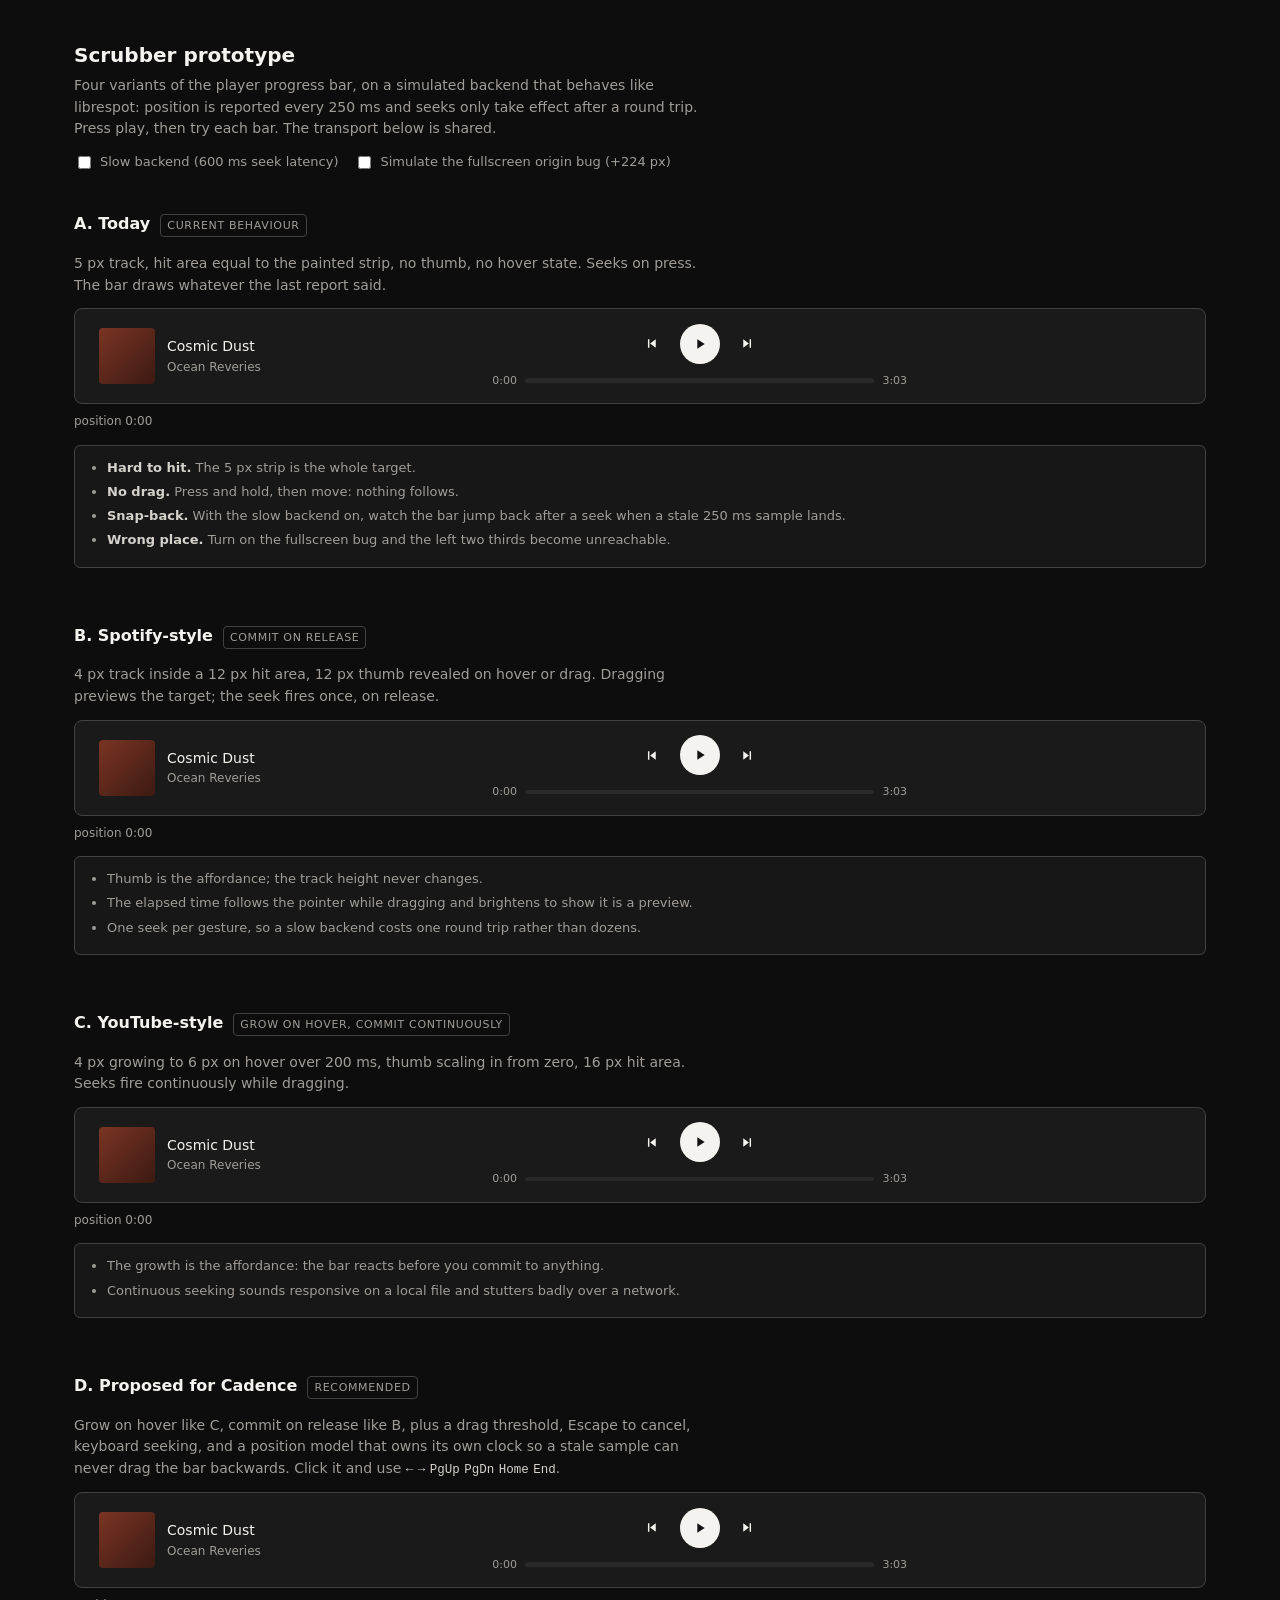
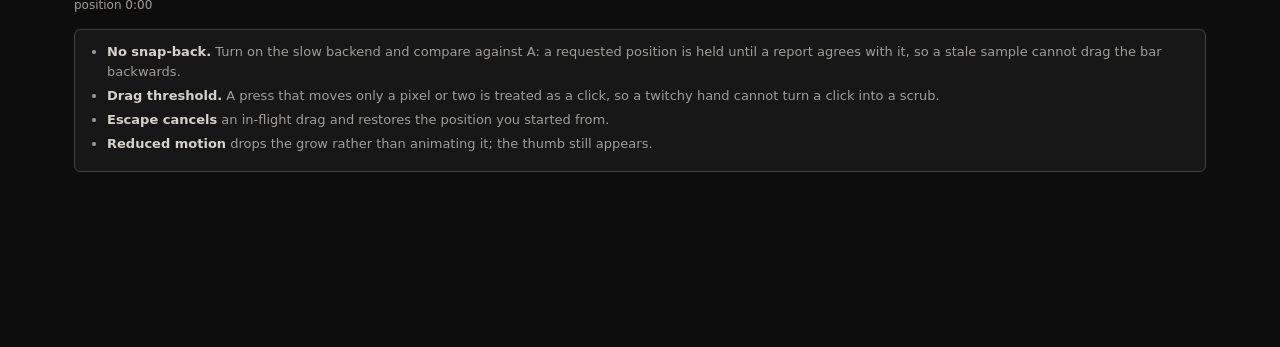
<file: design/scrubber/index.html>
<!doctype html>
<html lang="en">
<head>
<meta charset="utf-8">
<meta name="viewport" content="width=device-width, initial-scale=1">
<title>Cadence scrubber prototype</title>
<link rel="stylesheet" href="viewer.css">
</head>
<body>
<div class="page">

<section class="intro">
  <h1>Scrubber prototype</h1>
  <p>Four variants of the player progress bar, on a simulated backend that behaves like
  librespot: position is reported every 250&nbsp;ms and seeks only take effect after a
  round trip. Press play, then try each bar. The transport below is shared.</p>
  <div class="toggles">
    <label><input type="checkbox" id="latency"> Slow backend (600&nbsp;ms seek latency)</label>
    <label><input type="checkbox" id="fullscreen"> Simulate the fullscreen origin bug (+224&nbsp;px)</label>
  </div>
</section>

<section class="variant" id="variant-a">
  <header><h2>A. Today</h2><span class="tag">current behaviour</span></header>
  <p>5&nbsp;px track, hit area equal to the painted strip, no thumb, no hover state.
  Seeks on press. The bar draws whatever the last report said.</p>
  <div class="bar">
    <div class="left">
      <div class="art"></div>
      <div class="meta"><div class="title">Cosmic Dust</div><div class="credits">Ocean Reveries</div></div>
    </div>
    <div class="center">
      <div class="transport" data-transport>
        <button class="prev" aria-label="Previous"><svg viewBox="0 0 24 24"><path d="M7 6h2v12H7zm3 6l8-6v12z"/></svg></button>
        <button class="play" aria-label="Play"><svg viewBox="0 0 24 24"><path d="M8 5v14l11-7z"/></svg></button>
        <button class="next" aria-label="Next"><svg viewBox="0 0 24 24"><path d="M15 6h2v12h-2zm-1 6L6 18V6z"/></svg></button>
      </div>
      <div class="scrub-row">
        <span class="time elapsed">0:00</span>
        <div class="scrubber" style="--hit-height:5px; --track-height:5px;">
          <div class="scrub-track"><div class="scrub-fill"></div></div>
        </div>
        <span class="time duration">0:00</span>
      </div>
    </div>
    <div class="right"></div>
  </div>
  <div class="readout"></div>
  <div class="notes"><ul>
    <li><b>Hard to hit.</b> The 5&nbsp;px strip is the whole target.</li>
    <li><b>No drag.</b> Press and hold, then move: nothing follows.</li>
    <li><b>Snap-back.</b> With the slow backend on, watch the bar jump back after a seek when a stale 250&nbsp;ms sample lands.</li>
    <li><b>Wrong place.</b> Turn on the fullscreen bug and the left two thirds become unreachable.</li>
  </ul></div>
</section>

<section class="variant" id="variant-b">
  <header><h2>B. Spotify-style</h2><span class="tag">commit on release</span></header>
  <p>4&nbsp;px track inside a 12&nbsp;px hit area, 12&nbsp;px thumb revealed on hover or drag.
  Dragging previews the target; the seek fires once, on release.</p>
  <div class="bar">
    <div class="left">
      <div class="art"></div>
      <div class="meta"><div class="title">Cosmic Dust</div><div class="credits">Ocean Reveries</div></div>
    </div>
    <div class="center">
      <div class="transport" data-transport>
        <button class="prev" aria-label="Previous"><svg viewBox="0 0 24 24"><path d="M7 6h2v12H7zm3 6l8-6v12z"/></svg></button>
        <button class="play" aria-label="Play"><svg viewBox="0 0 24 24"><path d="M8 5v14l11-7z"/></svg></button>
        <button class="next" aria-label="Next"><svg viewBox="0 0 24 24"><path d="M15 6h2v12h-2zm-1 6L6 18V6z"/></svg></button>
      </div>
      <div class="scrub-row">
        <span class="time elapsed">0:00</span>
        <div class="scrubber" style="--hit-height:12px; --track-height:4px; --track-height-active:4px; --thumb-size:12px; --grow-duration:120ms; --grow-ease:cubic-bezier(0.05,0,0,1);">
          <div class="scrub-track"><div class="scrub-fill"></div><div class="scrub-thumb"></div></div>
        </div>
        <span class="time duration">0:00</span>
      </div>
    </div>
    <div class="right"></div>
  </div>
  <div class="readout"></div>
  <div class="notes"><ul>
    <li>Thumb is the affordance; the track height never changes.</li>
    <li>The elapsed time follows the pointer while dragging and brightens to show it is a preview.</li>
    <li>One seek per gesture, so a slow backend costs one round trip rather than dozens.</li>
  </ul></div>
</section>

<section class="variant" id="variant-c">
  <header><h2>C. YouTube-style</h2><span class="tag">grow on hover, commit continuously</span></header>
  <p>4&nbsp;px growing to 6&nbsp;px on hover over 200&nbsp;ms, thumb scaling in from zero,
  16&nbsp;px hit area. Seeks fire continuously while dragging.</p>
  <div class="bar">
    <div class="left">
      <div class="art"></div>
      <div class="meta"><div class="title">Cosmic Dust</div><div class="credits">Ocean Reveries</div></div>
    </div>
    <div class="center">
      <div class="transport" data-transport>
        <button class="prev" aria-label="Previous"><svg viewBox="0 0 24 24"><path d="M7 6h2v12H7zm3 6l8-6v12z"/></svg></button>
        <button class="play" aria-label="Play"><svg viewBox="0 0 24 24"><path d="M8 5v14l11-7z"/></svg></button>
        <button class="next" aria-label="Next"><svg viewBox="0 0 24 24"><path d="M15 6h2v12h-2zm-1 6L6 18V6z"/></svg></button>
      </div>
      <div class="scrub-row">
        <span class="time elapsed">0:00</span>
        <div class="scrubber" style="--hit-height:16px; --track-height:4px; --track-height-active:6px; --thumb-size:13px; --grow-duration:200ms; --grow-ease:cubic-bezier(0.05,0,0,1);">
          <div class="scrub-track"><div class="scrub-fill"></div><div class="scrub-thumb"></div></div>
        </div>
        <span class="time duration">0:00</span>
      </div>
    </div>
    <div class="right"></div>
  </div>
  <div class="readout"></div>
  <div class="notes"><ul>
    <li>The growth is the affordance: the bar reacts before you commit to anything.</li>
    <li>Continuous seeking sounds responsive on a local file and stutters badly over a network.</li>
  </ul></div>
</section>

<section class="variant" id="variant-d">
  <header><h2>D. Proposed for Cadence</h2><span class="tag">recommended</span></header>
  <p>Grow on hover like C, commit on release like B, plus a drag threshold,
  Escape to cancel, keyboard seeking, and a position model that owns its own clock
  so a stale sample can never drag the bar backwards. Click it and use
  <code>←</code> <code>→</code> <code>PgUp</code> <code>PgDn</code> <code>Home</code> <code>End</code>.</p>
  <div class="bar">
    <div class="left">
      <div class="art"></div>
      <div class="meta"><div class="title">Cosmic Dust</div><div class="credits">Ocean Reveries</div></div>
    </div>
    <div class="center">
      <div class="transport" data-transport>
        <button class="prev" aria-label="Previous"><svg viewBox="0 0 24 24"><path d="M7 6h2v12H7zm3 6l8-6v12z"/></svg></button>
        <button class="play" aria-label="Play"><svg viewBox="0 0 24 24"><path d="M8 5v14l11-7z"/></svg></button>
        <button class="next" aria-label="Next"><svg viewBox="0 0 24 24"><path d="M15 6h2v12h-2zm-1 6L6 18V6z"/></svg></button>
      </div>
      <div class="scrub-row">
        <span class="time elapsed">0:00</span>
        <div class="scrubber" style="--hit-height:16px; --track-height:5px; --track-height-active:7px; --thumb-size:13px; --grow-duration:160ms; --grow-ease:cubic-bezier(0.05,0,0,1);">
          <div class="scrub-track"><div class="scrub-fill"></div><div class="scrub-thumb"></div><div class="scrub-hint"></div></div>
        </div>
        <span class="time duration">0:00</span>
      </div>
    </div>
    <div class="right"></div>
  </div>
  <div class="readout"></div>
  <div class="notes"><ul>
    <li><b>No snap-back.</b> Turn on the slow backend and compare against A: a requested position is held until a report agrees with it, so a stale sample cannot drag the bar backwards.</li>
    <li><b>Drag threshold.</b> A press that moves only a pixel or two is treated as a click, so a twitchy hand cannot turn a click into a scrub.</li>
    <li><b>Escape cancels</b> an in-flight drag and restores the position you started from.</li>
    <li><b>Reduced motion</b> drops the grow rather than animating it; the thumb still appears.</li>
  </ul></div>
</section>

</div>
<script type="module" src="wire.js"></script>
</body>
</html>
</file>
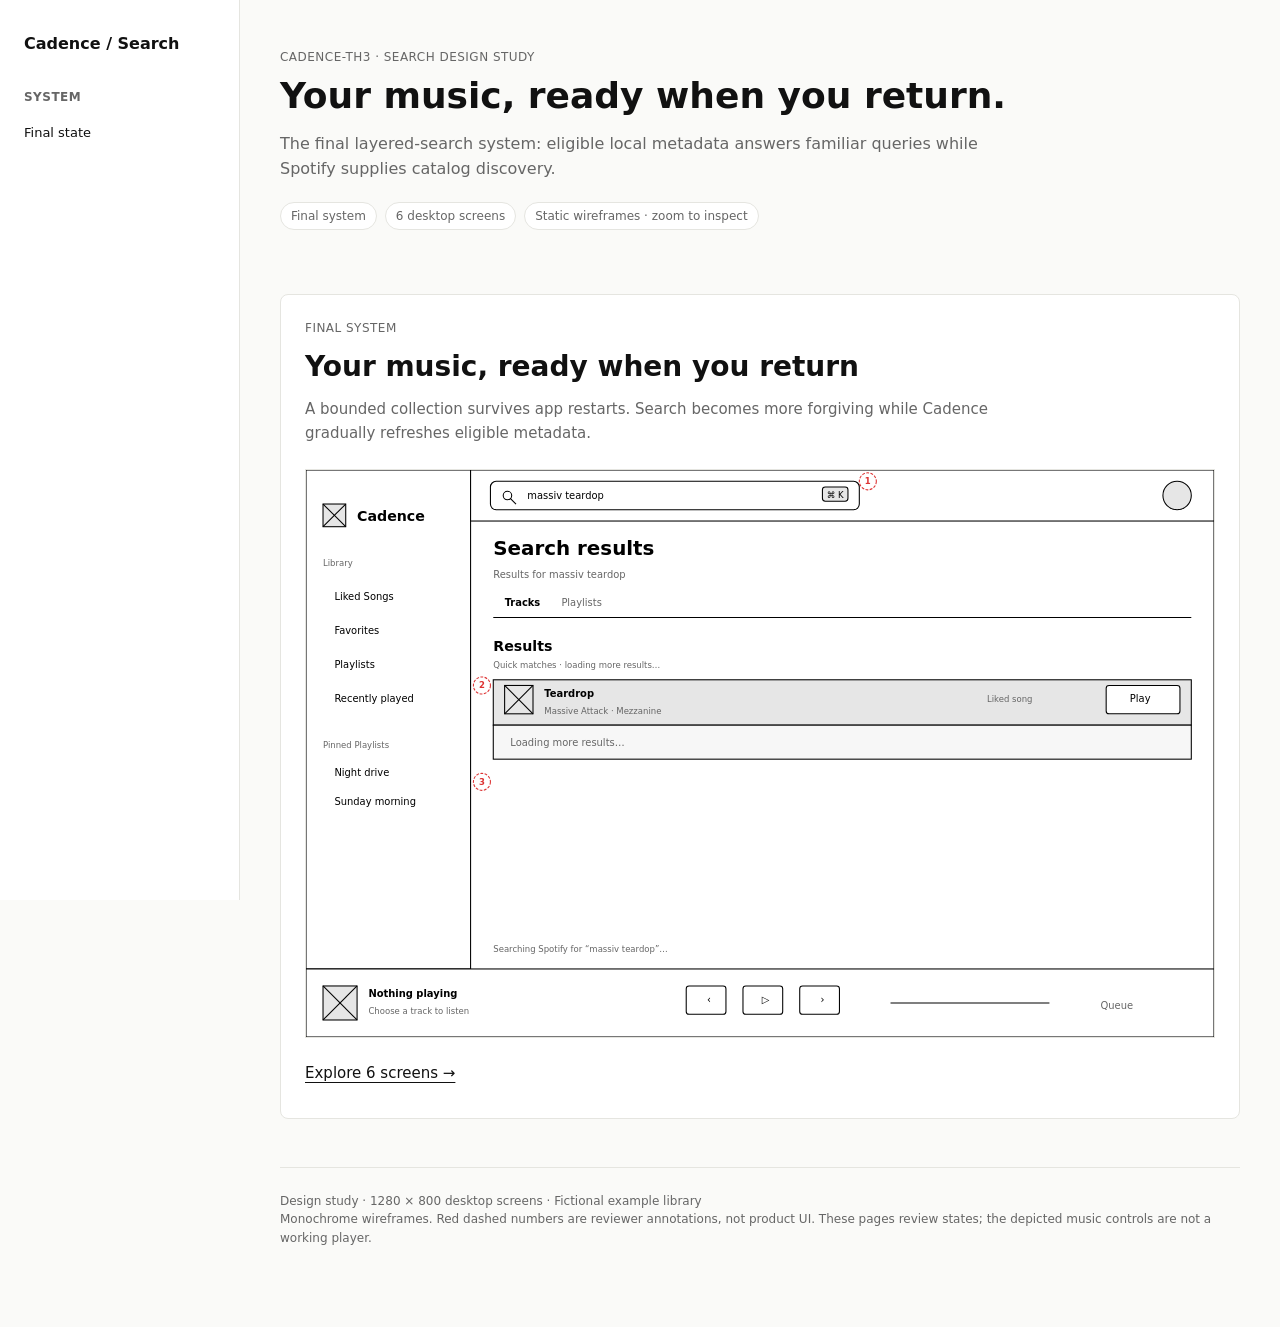
<file: design/search-phases/index.html>
<!doctype html>
<html lang="en"><head><meta charset="utf-8"><meta name="viewport" content="width=device-width, initial-scale=1">
<title>Final search system · Cadence wireframes</title><link rel="stylesheet" href="viewer.css"></head>
<body><a class="skip" href="#content">Skip to content</a><div class="shell">
<details class="toc" open><summary class="toc-summary"><span><span class="crumb">Cadence · Search phases</span><br><span class="title">Browse the flow</span></span><span class="chevron" aria-hidden="true"></span></summary>
<nav class="toc-body" aria-label="Review navigation"><a class="brand" href="index.html">Cadence / Search</a><h2>System</h2><a href="final.html">Final state</a></nav></details>
<main id="content"><header class="hero"><div class="crumb">cadence-th3 · Search design study</div><h1>Your music, ready when you return.</h1><p>The final layered-search system: eligible local metadata answers familiar queries while Spotify supplies catalog discovery.</p><div class="pills"><span class="pill">Final system</span><span class="pill">6 desktop screens</span><span class="pill">Static wireframes · zoom to inspect</span></div></header><div class="phase-cards"><article class="phase-card"><p class="lede">Final system</p><h2>Your music, ready when you return</h2><p>A bounded collection survives app restarts. Search becomes more forgiving while Cadence gradually refreshes eligible metadata.</p><a href="final.html"><img src="wireframes/final-02-forgiving.svg" alt="Preview: Your music, ready when you return" width="1280" height="800"><span>Explore 6 screens →</span></a></article></div><footer class="footer">Design study · 1280 × 800 desktop screens · Fictional example library<br>Monochrome wireframes. Red dashed numbers are reviewer annotations, not product UI. These pages review states; the depicted music controls are not a working player.</footer></main></div>
<dialog id="lightbox" aria-labelledby="zoom-caption"><div class="zoom-toolbar"><p id="zoom-caption"></p><button type="button" id="zoom-close" autofocus>Close ×</button></div><div class="zoom-body"><img id="zoom-image" alt=""></div></dialog>
<script src="viewer.js"></script></body></html>
</file>
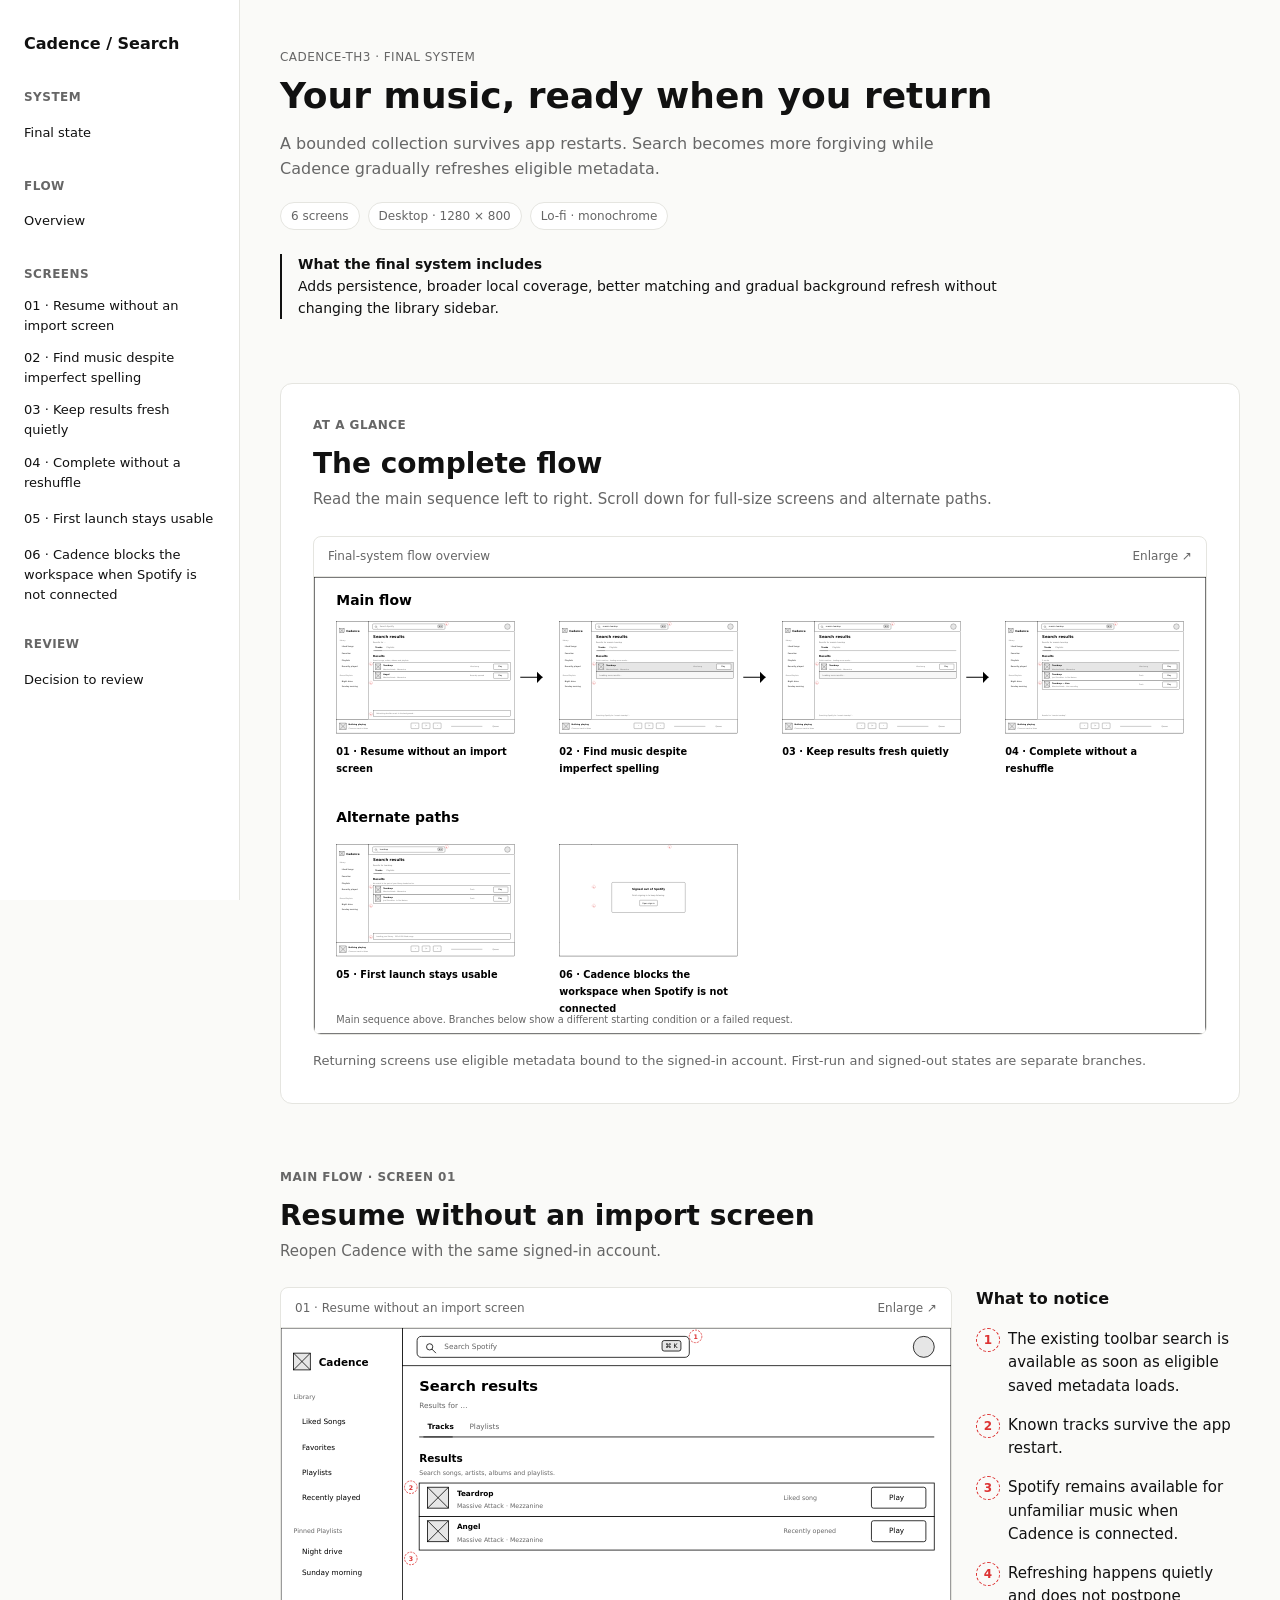
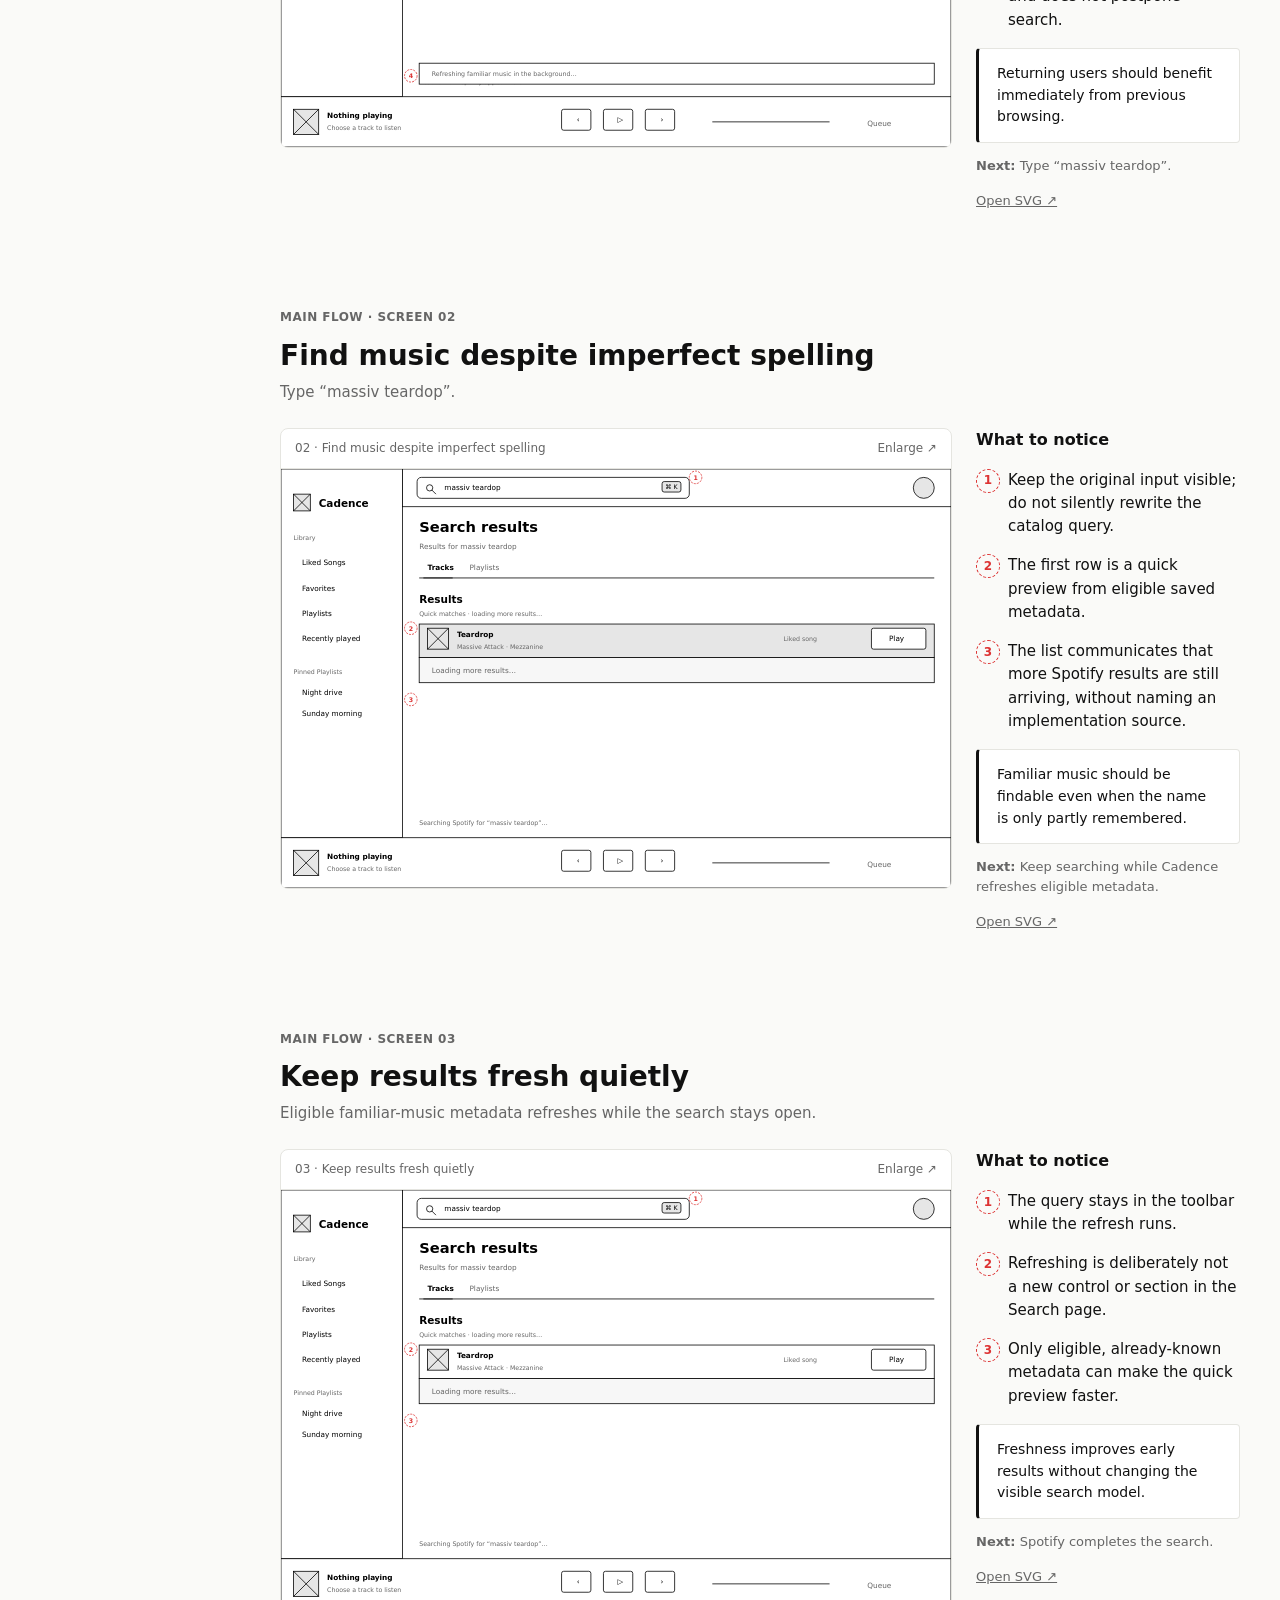
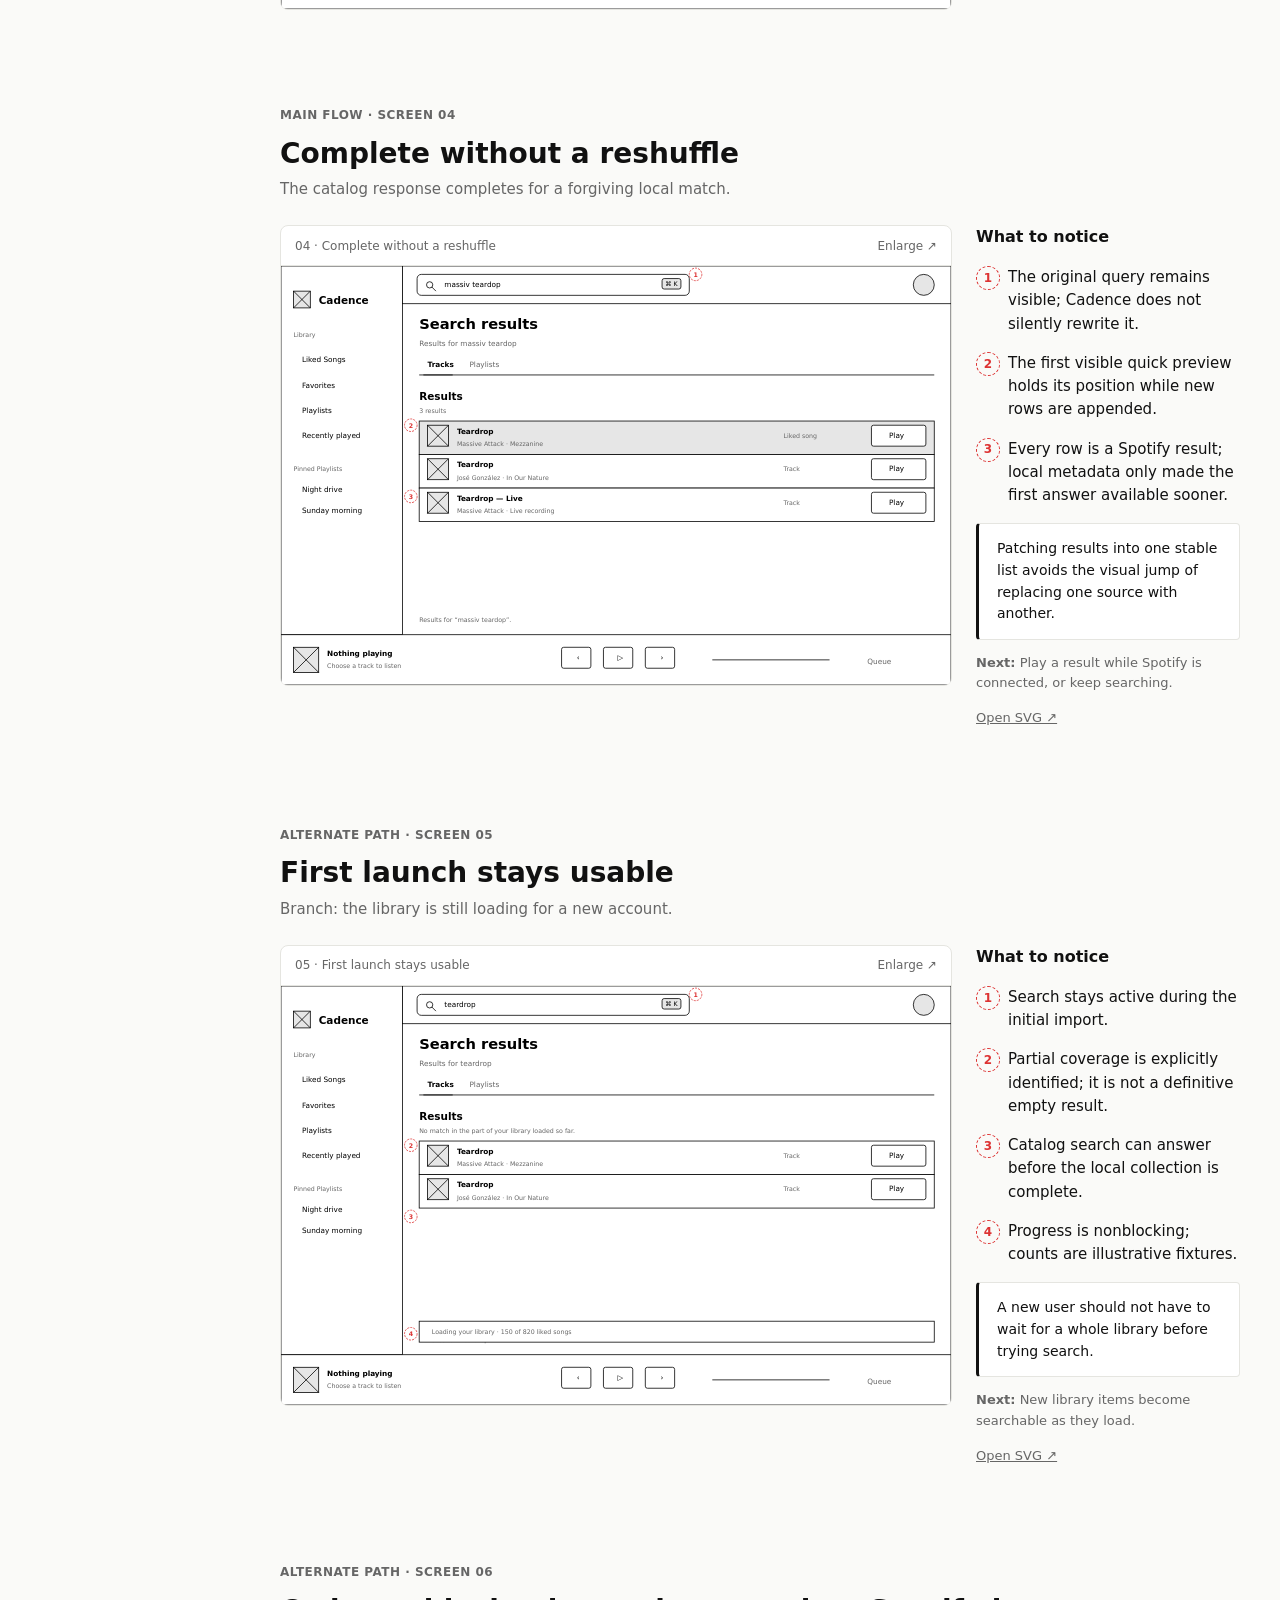
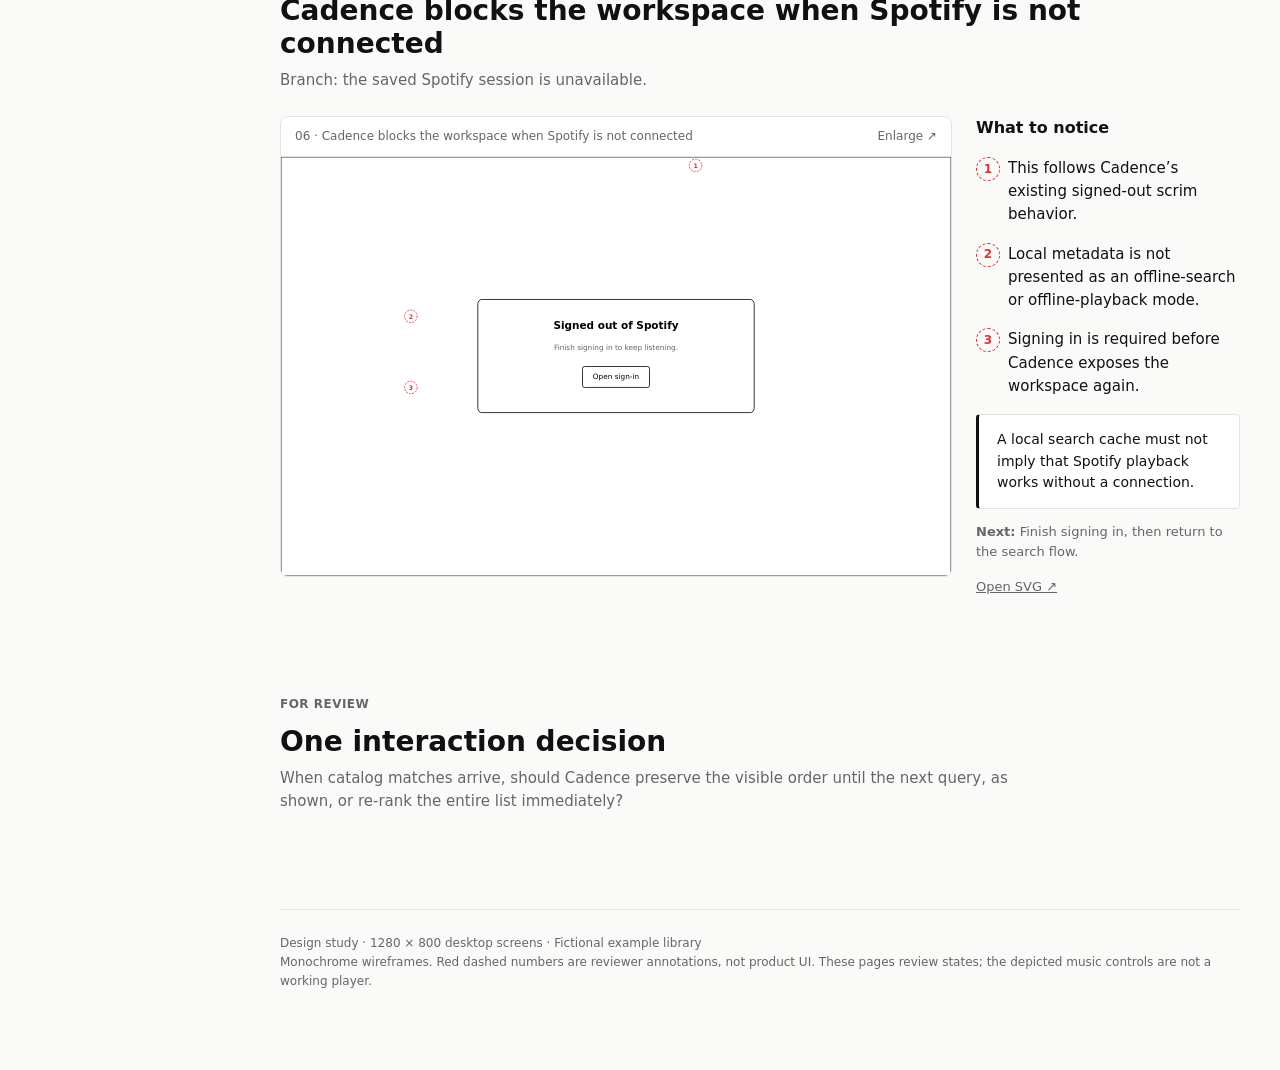
<file: design/search-phases/final.html>
<!doctype html>
<html lang="en"><head><meta charset="utf-8"><meta name="viewport" content="width=device-width, initial-scale=1">
<title>Your music, ready when you return · Cadence wireframes</title><link rel="stylesheet" href="viewer.css"></head>
<body><a class="skip" href="#content">Skip to content</a><div class="shell">
<details class="toc" open><summary class="toc-summary"><span><span class="crumb">Cadence · Search phases</span><br><span class="title">Browse the flow</span></span><span class="chevron" aria-hidden="true"></span></summary>
<nav class="toc-body" aria-label="Review navigation"><a class="brand" href="index.html">Cadence / Search</a><h2>System</h2><a href="final.html">Final state</a><h2>Flow</h2><a href="#flow">Overview</a><h2>Screens</h2><a href="#s1">01 · Resume without an import screen</a><a href="#s2">02 · Find music despite imperfect spelling</a><a href="#s3">03 · Keep results fresh quietly</a><a href="#s4">04 · Complete without a reshuffle</a><a href="#s5">05 · First launch stays usable</a><a href="#s6">06 · Cadence blocks the workspace when Spotify is not connected</a><h2>Review</h2><a href="#decision">Decision to review</a></nav></details>
<main id="content"><header class="hero"><div class="crumb">cadence-th3 · Final system</div><h1>Your music, ready when you return</h1><p>A bounded collection survives app restarts. Search becomes more forgiving while Cadence gradually refreshes eligible metadata.</p><div class="pills"><span class="pill">6 screens</span><span class="pill">Desktop · 1280 × 800</span><span class="pill">Lo-fi · monochrome</span></div><div class="phase-change"><b>What the final system includes</b><br>Adds persistence, broader local coverage, better matching and gradual background refresh without changing the library sidebar.</div></header><section id="flow" class="flow-section"><p class="lede">At a glance</p><h2>The complete flow</h2><p class="desc">Read the main sequence left to right. Scroll down for full-size screens and alternate paths.</p><button class="wire" type="button" data-zoom data-caption="Final-system flow overview" aria-label="Enlarge Final-system flow overview"><span class="label"><span>Final-system flow overview</span><span>Enlarge ↗</span></span><img src="wireframes/final-flow.svg" alt="Four sequential search screens, followed by alternate paths." width="1280" height="800"></button><p class="assumption">Returning screens use eligible metadata bound to the signed-in account. First-run and signed-out states are separate branches.</p></section><section id="s1"><p class="lede">Main flow · Screen 01</p>
<h2>Resume without an import screen</h2><p class="desc">Reopen Cadence with the same signed-in account.</p><div class="grid"><button class="wire" type="button" data-zoom data-caption="01 · Resume without an import screen" aria-label="Enlarge 01 · Resume without an import screen"><span class="label"><span>01 · Resume without an import screen</span><span>Enlarge ↗</span></span><img src="wireframes/final-01-return.svg" alt="Resume without an import screen. Search songs, artists, albums and playlists. Results from Spotify appear here." width="1280" height="800"></button>
<div class="notes"><h3>What to notice</h3><ol class="annotations"><li><b>1</b><span>The existing toolbar search is available as soon as eligible saved metadata loads.</span></li><li><b>2</b><span>Known tracks survive the app restart.</span></li><li><b>3</b><span>Spotify remains available for unfamiliar music when Cadence is connected.</span></li><li><b>4</b><span>Refreshing happens quietly and does not postpone search.</span></li></ol><div class="why">Returning users should benefit immediately from previous browsing.</div><p class="next"><b>Next:</b> Type “massiv teardop”.</p><a class="source-link" href="wireframes/final-01-return.svg">Open SVG ↗</a></div></div></section><section id="s2"><p class="lede">Main flow · Screen 02</p>
<h2>Find music despite imperfect spelling</h2><p class="desc">Type “massiv teardop”.</p><div class="grid"><button class="wire" type="button" data-zoom data-caption="02 · Find music despite imperfect spelling" aria-label="Enlarge 02 · Find music despite imperfect spelling"><span class="label"><span>02 · Find music despite imperfect spelling</span><span>Enlarge ↗</span></span><img src="wireframes/final-02-forgiving.svg" alt="Find music despite imperfect spelling. Quick matches · loading more results… Searching Spotify for “massiv teardop”…" width="1280" height="800"></button>
<div class="notes"><h3>What to notice</h3><ol class="annotations"><li><b>1</b><span>Keep the original input visible; do not silently rewrite the catalog query.</span></li><li><b>2</b><span>The first row is a quick preview from eligible saved metadata.</span></li><li><b>3</b><span>The list communicates that more Spotify results are still arriving, without naming an implementation source.</span></li></ol><div class="why">Familiar music should be findable even when the name is only partly remembered.</div><p class="next"><b>Next:</b> Keep searching while Cadence refreshes eligible metadata.</p><a class="source-link" href="wireframes/final-02-forgiving.svg">Open SVG ↗</a></div></div></section><section id="s3"><p class="lede">Main flow · Screen 03</p>
<h2>Keep results fresh quietly</h2><p class="desc">Eligible familiar-music metadata refreshes while the search stays open.</p><div class="grid"><button class="wire" type="button" data-zoom data-caption="03 · Keep results fresh quietly" aria-label="Enlarge 03 · Keep results fresh quietly"><span class="label"><span>03 · Keep results fresh quietly</span><span>Enlarge ↗</span></span><img src="wireframes/final-03-refresh.svg" alt="Keep results fresh quietly. Quick matches · loading more results… Searching Spotify for “massiv teardop”…" width="1280" height="800"></button>
<div class="notes"><h3>What to notice</h3><ol class="annotations"><li><b>1</b><span>The query stays in the toolbar while the refresh runs.</span></li><li><b>2</b><span>Refreshing is deliberately not a new control or section in the Search page.</span></li><li><b>3</b><span>Only eligible, already-known metadata can make the quick preview faster.</span></li></ol><div class="why">Freshness improves early results without changing the visible search model.</div><p class="next"><b>Next:</b> Spotify completes the search.</p><a class="source-link" href="wireframes/final-03-refresh.svg">Open SVG ↗</a></div></div></section><section id="s4"><p class="lede">Main flow · Screen 04</p>
<h2>Complete without a reshuffle</h2><p class="desc">The catalog response completes for a forgiving local match.</p><div class="grid"><button class="wire" type="button" data-zoom data-caption="04 · Complete without a reshuffle" aria-label="Enlarge 04 · Complete without a reshuffle"><span class="label"><span>04 · Complete without a reshuffle</span><span>Enlarge ↗</span></span><img src="wireframes/final-04-result.svg" alt="Complete without a reshuffle. 3 results Results for “massiv teardop”." width="1280" height="800"></button>
<div class="notes"><h3>What to notice</h3><ol class="annotations"><li><b>1</b><span>The original query remains visible; Cadence does not silently rewrite it.</span></li><li><b>2</b><span>The first visible quick preview holds its position while new rows are appended.</span></li><li><b>3</b><span>Every row is a Spotify result; local metadata only made the first answer available sooner.</span></li></ol><div class="why">Patching results into one stable list avoids the visual jump of replacing one source with another.</div><p class="next"><b>Next:</b> Play a result while Spotify is connected, or keep searching.</p><a class="source-link" href="wireframes/final-04-result.svg">Open SVG ↗</a></div></div></section><section id="s5"><p class="lede">Alternate path · Screen 05</p>
<h2>First launch stays usable</h2><p class="desc">Branch: the library is still loading for a new account.</p><div class="grid"><button class="wire" type="button" data-zoom data-caption="05 · First launch stays usable" aria-label="Enlarge 05 · First launch stays usable"><span class="label"><span>05 · First launch stays usable</span><span>Enlarge ↗</span></span><img src="wireframes/final-05-first-run.svg" alt="First launch stays usable. No match in the part of your library loaded so far. Matches for “teardrop”." width="1280" height="800"></button>
<div class="notes"><h3>What to notice</h3><ol class="annotations"><li><b>1</b><span>Search stays active during the initial import.</span></li><li><b>2</b><span>Partial coverage is explicitly identified; it is not a definitive empty result.</span></li><li><b>3</b><span>Catalog search can answer before the local collection is complete.</span></li><li><b>4</b><span>Progress is nonblocking; counts are illustrative fixtures.</span></li></ol><div class="why">A new user should not have to wait for a whole library before trying search.</div><p class="next"><b>Next:</b> New library items become searchable as they load.</p><a class="source-link" href="wireframes/final-05-first-run.svg">Open SVG ↗</a></div></div></section><section id="s6"><p class="lede">Alternate path · Screen 06</p>
<h2>Cadence blocks the workspace when Spotify is not connected</h2><p class="desc">Branch: the saved Spotify session is unavailable.</p><div class="grid"><button class="wire" type="button" data-zoom data-caption="06 · Cadence blocks the workspace when Spotify is not connected" aria-label="Enlarge 06 · Cadence blocks the workspace when Spotify is not connected"><span class="label"><span>06 · Cadence blocks the workspace when Spotify is not connected</span><span>Enlarge ↗</span></span><img src="wireframes/final-06-signed-out.svg" alt="Cadence blocks the workspace when Spotify is not connected. Spotify connection required. Sign in to search and play music." width="1280" height="800"></button>
<div class="notes"><h3>What to notice</h3><ol class="annotations"><li><b>1</b><span>This follows Cadence’s existing signed-out scrim behavior.</span></li><li><b>2</b><span>Local metadata is not presented as an offline-search or offline-playback mode.</span></li><li><b>3</b><span>Signing in is required before Cadence exposes the workspace again.</span></li></ol><div class="why">A local search cache must not imply that Spotify playback works without a connection.</div><p class="next"><b>Next:</b> Finish signing in, then return to the search flow.</p><a class="source-link" href="wireframes/final-06-signed-out.svg">Open SVG ↗</a></div></div></section><section id="decision"><p class="lede">For review</p><h2>One interaction decision</h2><p class="desc">When catalog matches arrive, should Cadence preserve the visible order until the next query, as shown, or re-rank the entire list immediately?</p></section><footer class="footer">Design study · 1280 × 800 desktop screens · Fictional example library<br>Monochrome wireframes. Red dashed numbers are reviewer annotations, not product UI. These pages review states; the depicted music controls are not a working player.</footer></main></div>
<dialog id="lightbox" aria-labelledby="zoom-caption"><div class="zoom-toolbar"><p id="zoom-caption"></p><button type="button" id="zoom-close" autofocus>Close ×</button></div><div class="zoom-body"><img id="zoom-image" alt=""></div></dialog>
<script src="viewer.js"></script></body></html>
</file>
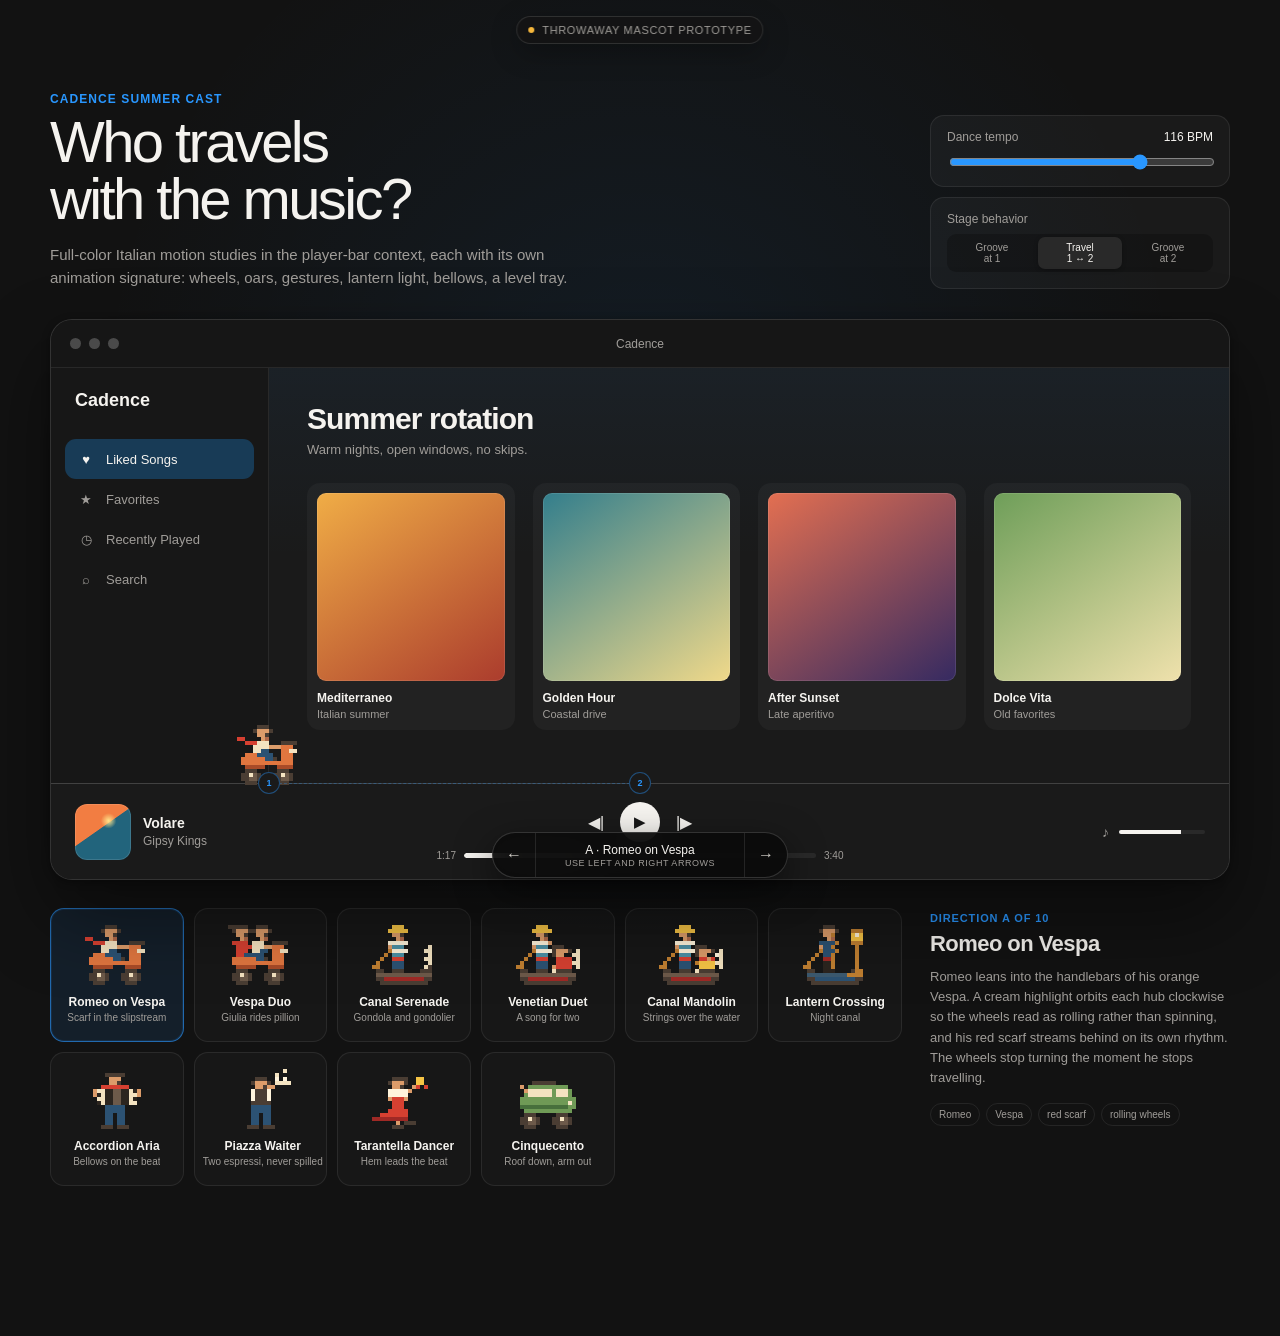
<file: src/app/player_mascot_prototype.html>
<!doctype html>
<html lang="en">
<head>
  <meta charset="utf-8">
  <meta name="viewport" content="width=device-width, initial-scale=1">
  <title>Cadence Player Mascot Prototype</title>
  <style>
    :root {
      --canvas: #121212;
      --surface: #1a1a1a;
      --surface-raised: #292929;
      --surface-hover: #242424;
      --border: #414141;
      --text: #d5d1cb;
      --text-primary: #f5f3ef;
      --text-muted: #a09d99;
      --selection: #183b56;
      --accent: #2997ff;
      --control-size: 40px;
      --radius: 14px;
      --font: Inter, ui-sans-serif, -apple-system, BlinkMacSystemFont, "Segoe UI", sans-serif;
    }

    * { box-sizing: border-box; }

    html, body { min-height: 100%; }

    body {
      margin: 0;
      overflow-x: hidden;
      background:
        radial-gradient(circle at 50% 30%, rgb(41 151 255 / 0.08), transparent 34rem),
        var(--canvas);
      color: var(--text);
      font-family: var(--font);
      -webkit-font-smoothing: antialiased;
    }

    button, input { font: inherit; }

    button { color: inherit; }

    .prototype-note {
      position: fixed;
      z-index: 10;
      top: 16px;
      left: 50%;
      translate: -50% 0;
      display: flex;
      align-items: center;
      gap: 8px;
      padding: 7px 11px;
      border: 1px solid rgb(255 255 255 / 0.12);
      border-radius: 999px;
      background: rgb(20 20 20 / 0.82);
      box-shadow: 0 8px 28px rgb(0 0 0 / 0.28);
      color: var(--text-muted);
      font-size: 11px;
      letter-spacing: 0.06em;
      text-transform: uppercase;
      backdrop-filter: blur(16px);
    }

    .prototype-note::before {
      width: 6px;
      height: 6px;
      border-radius: 50%;
      background: #f6b73c;
      content: "";
    }

    main {
      width: min(1180px, calc(100vw - 40px));
      margin: 0 auto;
      padding: 92px 0 150px;
    }

    .heading {
      display: grid;
      grid-template-columns: 1fr auto;
      align-items: end;
      gap: 32px;
      margin-bottom: 30px;
    }

    .prototype-controls {
      display: grid;
      width: 300px;
      gap: 10px;
    }

    .eyebrow {
      margin: 0 0 8px;
      color: var(--accent);
      font-size: 12px;
      font-weight: 650;
      letter-spacing: 0.09em;
      text-transform: uppercase;
    }

    h1 {
      margin: 0;
      color: var(--text-primary);
      font-size: clamp(32px, 5vw, 58px);
      font-weight: 540;
      letter-spacing: -0.045em;
      line-height: 0.98;
    }

    .lede {
      max-width: 530px;
      margin: 15px 0 0;
      color: var(--text-muted);
      font-size: 15px;
      line-height: 1.55;
    }

    .tempo-control {
      display: grid;
      min-width: 220px;
      gap: 8px;
      padding: 14px 16px;
      border: 1px solid rgb(255 255 255 / 0.08);
      border-radius: 14px;
      background: rgb(255 255 255 / 0.035);
    }

    .motion-control {
      display: grid;
      gap: 8px;
      padding: 14px 16px 16px;
      border: 1px solid rgb(255 255 255 / 0.08);
      border-radius: 14px;
      background: rgb(255 255 255 / 0.035);
    }

    .motion-control > span {
      color: var(--text-muted);
      font-size: 12px;
    }

    .motion-options {
      display: grid;
      grid-template-columns: repeat(3, 1fr);
      gap: 4px;
      padding: 3px;
      border-radius: 9px;
      background: rgb(0 0 0 / 0.24);
    }

    .motion-option {
      min-height: 32px;
      padding: 4px 6px;
      border: 0;
      border-radius: 7px;
      background: transparent;
      color: var(--text-muted);
      font-size: 10px;
      line-height: 1.15;
      cursor: pointer;
    }

    .motion-option:hover { color: var(--text-primary); }

    .motion-option[aria-pressed="true"] {
      background: var(--surface-raised);
      box-shadow: 0 1px 4px rgb(0 0 0 / 0.25);
      color: var(--text-primary);
    }

    .tempo-label {
      display: flex;
      justify-content: space-between;
      color: var(--text-muted);
      font-size: 12px;
    }

    #bpm-value {
      color: var(--text-primary);
      font-variant-numeric: tabular-nums;
    }

    input[type="range"] {
      width: 100%;
      accent-color: var(--accent);
    }

    .app-window {
      position: relative;
      container-type: inline-size;
      min-height: 560px;
      overflow: hidden;
      border: 1px solid rgb(255 255 255 / 0.11);
      border-radius: 22px;
      background: var(--surface);
      box-shadow: 0 36px 80px rgb(0 0 0 / 0.42), 0 2px 8px rgb(0 0 0 / 0.32);
    }

    .titlebar {
      display: flex;
      height: 48px;
      align-items: center;
      border-bottom: 1px solid rgb(255 255 255 / 0.08);
      background: #161616;
    }

    .traffic-lights {
      display: flex;
      width: 86px;
      justify-content: center;
      gap: 8px;
    }

    .traffic-lights i {
      width: 11px;
      height: 11px;
      border-radius: 50%;
      background: #4a4a4a;
    }

    .titlebar-title {
      flex: 1;
      color: var(--text-muted);
      font-size: 12px;
      text-align: center;
    }

    .titlebar-spacer { width: 86px; }

    .app-body {
      display: grid;
      height: 415px;
      grid-template-columns: 218px 1fr;
    }

    .sidebar {
      padding: 22px 14px;
      border-right: 1px solid rgb(255 255 255 / 0.08);
      background: #171717;
    }

    .brand {
      margin: 0 10px 28px;
      color: var(--text-primary);
      font-size: 18px;
      font-weight: 650;
    }

    .nav-item {
      display: flex;
      height: 40px;
      align-items: center;
      gap: 11px;
      padding: 0 12px;
      border-radius: 11px;
      color: var(--text-muted);
      font-size: 13px;
    }

    .nav-item.active {
      background: var(--selection);
      color: var(--text-primary);
    }

    .nav-icon {
      width: 18px;
      color: currentColor;
      text-align: center;
    }

    .content {
      position: relative;
      overflow: hidden;
      padding: 34px 38px;
      background:
        linear-gradient(180deg, rgb(41 151 255 / 0.055), transparent 46%),
        var(--surface);
    }

    .content h2 {
      margin: 0 0 6px;
      color: var(--text-primary);
      font-size: 30px;
      font-weight: 560;
      letter-spacing: -0.03em;
    }

    .content p {
      margin: 0;
      color: var(--text-muted);
      font-size: 13px;
    }

    .album-grid {
      display: grid;
      grid-template-columns: repeat(4, minmax(0, 1fr));
      gap: 18px;
      margin-top: 26px;
    }

    .album {
      min-width: 0;
      padding: 10px;
      border-radius: 13px;
      background: rgb(255 255 255 / 0.035);
    }

    .album-art {
      aspect-ratio: 1;
      border-radius: 9px;
      background: var(--album);
      box-shadow: inset 0 0 0 1px rgb(255 255 255 / 0.1);
    }

    .album strong, .album span {
      display: block;
      overflow: hidden;
      text-overflow: ellipsis;
      white-space: nowrap;
    }

    .album strong {
      margin-top: 10px;
      color: var(--text-primary);
      font-size: 12px;
    }

    .album span {
      margin-top: 3px;
      color: var(--text-muted);
      font-size: 11px;
    }

    .player-bar {
      position: relative;
      z-index: 2;
      display: grid;
      height: 96px;
      grid-template-columns: minmax(260px, 1fr) 440px minmax(180px, 1fr);
      align-items: center;
      gap: 24px;
      padding: 0 24px;
      border-top: 1px solid var(--border);
      background: var(--surface);
    }

    .track {
      display: flex;
      min-width: 0;
      align-items: center;
      gap: 12px;
    }

    .track-art {
      width: 56px;
      height: 56px;
      flex: none;
      border-radius: 12px;
      background:
        radial-gradient(circle at 60% 30%, #ffe48b, transparent 15%),
        linear-gradient(145deg, #f27d42 0 44%, #22647c 45% 100%);
      box-shadow: inset 0 0 0 1px rgb(255 255 255 / 0.12);
    }

    .track-copy { min-width: 0; }

    .track-copy strong, .track-copy span {
      display: block;
      overflow: hidden;
      text-overflow: ellipsis;
      white-space: nowrap;
    }

    .track-copy strong { color: var(--text-primary); font-size: 14px; }
    .track-copy span { margin-top: 3px; color: var(--text-muted); font-size: 12px; }

    .transport {
      display: flex;
      flex-direction: column;
      align-items: center;
      gap: 8px;
    }

    .transport-buttons {
      display: flex;
      align-items: center;
      gap: 8px;
    }

    .icon-button, .play-button {
      display: grid;
      border: 0;
      place-items: center;
      cursor: pointer;
    }

    .icon-button {
      width: 32px;
      height: 32px;
      background: transparent;
      color: var(--text-primary);
      font-size: 16px;
    }

    .play-button {
      width: var(--control-size);
      height: var(--control-size);
      border-radius: 50%;
      background: var(--text-primary);
      color: #171717;
      font-size: 15px;
      transition: scale 120ms ease-out;
    }

    .play-button:active { scale: 0.96; }

    .progress {
      display: grid;
      width: 100%;
      grid-template-columns: 36px 1fr 36px;
      align-items: center;
      gap: 8px;
      color: var(--text-muted);
      font-size: 10px;
      font-variant-numeric: tabular-nums;
    }

    .progress span:first-child { text-align: right; }

    .progress-track {
      height: 5px;
      overflow: hidden;
      border-radius: 3px;
      background: var(--surface-raised);
    }

    .progress-fill {
      width: 36%;
      height: 100%;
      border-radius: inherit;
      background: var(--text-primary);
    }

    .volume {
      display: flex;
      justify-content: end;
      align-items: center;
      gap: 10px;
      color: var(--text-muted);
      font-size: 14px;
    }

    .volume-track {
      width: 86px;
      height: 4px;
      border-radius: 2px;
      background: linear-gradient(90deg, var(--text-primary) 0 72%, var(--surface-raised) 72%);
    }

    .mascot-stage {
      position: absolute;
      z-index: 5;
      bottom: calc(100% - 1px);
      left: var(--mascot-x, 50%);
      width: 64px;
      height: 64px;
      translate: -50% 0;
      pointer-events: none;
    }

    .motion-one { --mascot-x: 18.5%; }
    .motion-two { --mascot-x: 50%; }
    .motion-walk { --mascot-x: 18.5%; }

    .playing.motion-walk .mascot-stage {
      animation: mascot-stroll calc(var(--beat) * 16) linear infinite alternate;
      will-change: transform;
    }

    .playing.motion-walk .mascot-canvas {
      animation: face-cruise-direction calc(var(--beat) * 32) steps(1, end) infinite;
    }

    @keyframes mascot-stroll {
      from { transform: translateX(0); }
      to { transform: translateX(31.5cqw); }
    }

    @keyframes face-cruise-direction {
      0%, 49.99% { transform: scaleX(1); }
      50%, 100% { transform: scaleX(-1); }
    }

    .motion-guide {
      position: absolute;
      z-index: 4;
      right: 0;
      bottom: 95px;
      left: 0;
      height: 1px;
      pointer-events: none;
    }

    .motion-guide::before {
      position: absolute;
      top: 0;
      left: 18.5%;
      width: 31.5%;
      border-top: 1px dashed rgb(41 151 255 / 0.3);
      content: "";
      opacity: 0;
    }

    .motion-walk .motion-guide::before { opacity: 1; }

    .position-marker {
      position: absolute;
      top: -11px;
      display: grid;
      width: 22px;
      height: 22px;
      translate: -50% 0;
      place-items: center;
      border: 1px solid rgb(41 151 255 / 0.42);
      border-radius: 50%;
      background: var(--surface);
      color: var(--accent);
      font-size: 9px;
      font-weight: 700;
    }

    .position-marker.one { left: 18.5%; }
    .position-marker.two { left: 50%; }

    .mascot-canvas {
      position: absolute;
      right: 0;
      bottom: 0;
      left: 0;
      width: 64px;
      height: 64px;
      image-rendering: pixelated;
      image-rendering: crisp-edges;
      transform-origin: 50% 100%;
    }

    @media (prefers-reduced-motion: reduce) {
      .playing.motion-walk .mascot-stage, .playing.motion-walk .mascot-canvas { animation: none; }
    }

    .candidate-panel {
      display: grid;
      grid-template-columns: minmax(0, 1fr) 300px;
      gap: 28px;
      margin-top: 28px;
    }

    .candidate-list {
      display: grid;
      grid-template-columns: repeat(auto-fill, minmax(124px, 1fr));
      gap: 10px;
    }

    .candidate {
      display: grid;
      min-width: 0;
      min-height: 134px;
      grid-template-rows: 74px auto;
      justify-items: center;
      padding: 12px 8px 10px;
      border: 1px solid rgb(255 255 255 / 0.08);
      border-radius: var(--radius);
      background: rgb(255 255 255 / 0.025);
      cursor: pointer;
      transition: background-color 120ms ease-out, border-color 120ms ease-out, translate 120ms ease-out;
    }

    .candidate:hover { background: rgb(255 255 255 / 0.055); translate: 0 -2px; }

    .candidate[aria-pressed="true"] {
      border-color: rgb(41 151 255 / 0.62);
      background: rgb(41 151 255 / 0.1);
      box-shadow: inset 0 0 0 1px rgb(41 151 255 / 0.12);
    }

    .candidate canvas {
      width: 64px;
      height: 64px;
      image-rendering: pixelated;
    }

    .candidate strong {
      display: block;
      max-width: 100%;
      overflow: hidden;
      color: var(--text-primary);
      font-size: 12px;
      text-overflow: ellipsis;
      white-space: nowrap;
    }

    .candidate small {
      display: block;
      max-width: 100%;
      margin-top: 3px;
      overflow: hidden;
      color: var(--text-muted);
      font-size: 10px;
      text-overflow: ellipsis;
      white-space: nowrap;
    }

    .direction {
      padding: 4px 0 0;
    }

    .direction-count {
      margin-bottom: 7px;
      color: var(--accent);
      font-size: 11px;
      font-weight: 650;
      letter-spacing: 0.08em;
      text-transform: uppercase;
    }

    .direction h3 {
      margin: 0;
      color: var(--text-primary);
      font-size: 22px;
      font-weight: 560;
      letter-spacing: -0.025em;
    }

    .direction p {
      margin: 10px 0 0;
      color: var(--text-muted);
      font-size: 13px;
      line-height: 1.55;
    }

    .tags {
      display: flex;
      flex-wrap: wrap;
      gap: 6px;
      margin-top: 15px;
    }

    .tag {
      padding: 5px 8px;
      border: 1px solid rgb(255 255 255 / 0.08);
      border-radius: 999px;
      color: var(--text-muted);
      font-size: 10px;
    }

    .switcher {
      position: fixed;
      z-index: 20;
      bottom: 22px;
      left: 50%;
      display: grid;
      grid-template-columns: 42px minmax(210px, auto) 42px;
      height: 46px;
      overflow: hidden;
      translate: -50% 0;
      border: 1px solid rgb(255 255 255 / 0.16);
      border-radius: 999px;
      background: rgb(10 10 10 / 0.9);
      box-shadow: 0 12px 36px rgb(0 0 0 / 0.5);
      backdrop-filter: blur(18px);
    }

    .switcher button {
      border: 0;
      background: transparent;
      cursor: pointer;
    }

    .switcher button:hover { background: rgb(255 255 255 / 0.08); }

    .switcher-label {
      display: grid;
      align-content: center;
      border-inline: 1px solid rgb(255 255 255 / 0.1);
      color: var(--text-primary);
      font-size: 12px;
      text-align: center;
    }

    .switcher-label small {
      margin-top: 1px;
      color: var(--text-muted);
      font-size: 9px;
      letter-spacing: 0.06em;
      text-transform: uppercase;
    }

    @media (max-width: 900px) {
      main { width: min(100% - 24px, 680px); }
      .heading, .candidate-panel { grid-template-columns: 1fr; }
      .prototype-controls { width: 100%; }
      .sidebar, .volume { display: none; }
      .app-body { grid-template-columns: 1fr; }
      .album-grid { grid-template-columns: repeat(2, 1fr); }
      .album:nth-child(n + 3) { display: none; }
      .player-bar { grid-template-columns: minmax(120px, 1fr) minmax(220px, 1.5fr); gap: 14px; padding-inline: 14px; }
      .candidate-list { grid-template-columns: repeat(2, 1fr); }
    }

    @media (max-width: 560px) {
      .track-copy, .progress span, .titlebar-title { display: none; }
      .app-window { min-height: 500px; }
      .app-body { height: 365px; }
      .content { padding: 28px 22px; }
      .player-bar { grid-template-columns: 56px 1fr; }
      .progress { grid-template-columns: 1fr; }
      .candidate-list { grid-template-columns: repeat(2, 1fr); }
      .switcher { width: calc(100vw - 28px); grid-template-columns: 42px 1fr 42px; }
    }
  </style>
</head>
<body>
  <!-- Throwaway prototype: mascot directions selected with ?variant=. -->
  <div class="prototype-note">Throwaway mascot prototype</div>
  <main>
    <header class="heading">
      <div>
        <p class="eyebrow">Cadence summer cast</p>
        <h1>Who travels<br>with the music?</h1>
        <p class="lede">Full-color Italian motion studies in the player-bar context, each with its own animation signature: wheels, oars, gestures, lantern light, bellows, a level tray.</p>
      </div>
      <div class="prototype-controls">
        <label class="tempo-control">
          <span class="tempo-label"><span>Dance tempo</span><span id="bpm-value">116 BPM</span></span>
          <input id="bpm" type="range" min="72" max="132" value="116" step="1">
        </label>
        <div class="motion-control">
          <span>Stage behavior</span>
          <div class="motion-options" id="motion-options">
            <button class="motion-option" type="button" data-motion="one">Groove<br>at 1</button>
            <button class="motion-option" type="button" data-motion="walk">Travel<br>1 ↔ 2</button>
            <button class="motion-option" type="button" data-motion="two">Groove<br>at 2</button>
          </div>
        </div>
      </div>
    </header>

    <section class="app-window" id="app-window" aria-label="Cadence player preview">
      <div class="motion-guide"><span class="position-marker one">1</span><span class="position-marker two">2</span></div>
      <div class="titlebar">
        <div class="traffic-lights"><i></i><i></i><i></i></div>
        <div class="titlebar-title">Cadence</div>
        <div class="titlebar-spacer"></div>
      </div>
      <div class="app-body">
        <aside class="sidebar">
          <div class="brand">Cadence</div>
          <div class="nav-item active"><span class="nav-icon">♥</span>Liked Songs</div>
          <div class="nav-item"><span class="nav-icon">★</span>Favorites</div>
          <div class="nav-item"><span class="nav-icon">◷</span>Recently Played</div>
          <div class="nav-item"><span class="nav-icon">⌕</span>Search</div>
        </aside>
        <div class="content">
          <h2>Summer rotation</h2>
          <p>Warm nights, open windows, no skips.</p>
          <div class="album-grid">
            <div class="album"><div class="album-art" style="--album:linear-gradient(145deg,#f0ad46,#ab3c2d)"></div><strong>Mediterraneo</strong><span>Italian summer</span></div>
            <div class="album"><div class="album-art" style="--album:linear-gradient(145deg,#337e8c,#f0d98a)"></div><strong>Golden Hour</strong><span>Coastal drive</span></div>
            <div class="album"><div class="album-art" style="--album:linear-gradient(145deg,#e36f51,#352a61)"></div><strong>After Sunset</strong><span>Late aperitivo</span></div>
            <div class="album"><div class="album-art" style="--album:linear-gradient(145deg,#6e9e59,#efe1ac)"></div><strong>Dolce Vita</strong><span>Old favorites</span></div>
          </div>
        </div>
      </div>
      <div class="player-bar">
        <div class="mascot-stage"><canvas class="mascot-canvas" id="hero-mascot" width="16" height="16"></canvas></div>
        <div class="track">
          <div class="track-art"></div>
          <div class="track-copy"><strong>Volare</strong><span>Gipsy Kings</span></div>
        </div>
        <div class="transport">
          <div class="transport-buttons">
            <button class="icon-button" aria-label="Previous">◀|</button>
            <button class="play-button" id="play" aria-label="Play" aria-pressed="false">▶</button>
            <button class="icon-button" aria-label="Next">|▶</button>
          </div>
          <div class="progress"><span>1:17</span><div class="progress-track"><div class="progress-fill"></div></div><span>3:40</span></div>
        </div>
        <div class="volume"><span>♪</span><div class="volume-track"></div></div>
      </div>
    </section>

    <section class="candidate-panel">
      <div class="candidate-list" id="candidate-list"></div>
      <article class="direction">
        <div class="direction-count" id="direction-count"></div>
        <h3 id="direction-name"></h3>
        <p id="direction-description"></p>
        <div class="tags" id="direction-tags"></div>
      </article>
    </section>
  </main>

  <nav class="switcher" aria-label="Prototype variants">
    <button id="previous" aria-label="Previous variant">←</button>
    <div class="switcher-label"><span id="switcher-name"></span><small>Use left and right arrows</small></div>
    <button id="next" aria-label="Next variant">→</button>
  </nav>

  <script>
    const palette = {
      K: "#4a3d33",
      D: "#2c251f",
      P: "#6d5a4a",
      S: "#dc9c6a",
      s: "#b06a4b",
      C: "#f4e3c1",
      W: "#fff4dc",
      N: "#2c5273",
      M: "#3c5a70",
      B: "#4d91a5",
      R: "#d64031",
      r: "#9f2925",
      O: "#e0763f",
      o: "#a94b28",
      Y: "#f6c445",
      y: "#c07f31",
      G: "#6f9a56",
      g: "#47703c"
    };

    function pixel(ctx, key, x, y, width = 1, height = 1) {
      ctx.fillStyle = palette[key];
      ctx.fillRect(x, y, width, height);
    }

    function paintMap(ctx, rows) {
      rows.forEach((row, y) => {
        for (let x = 0; x < row.length; x += 1) {
          if (palette[row[x]]) pixel(ctx, row[x], x, y);
        }
      });
    }

    function paintRects(ctx, rects) {
      for (const [key, x, y, width, height] of rects) pixel(ctx, key, x, y, width, height);
    }

    function spriteFrom(base, framesFor) {
      return (ctx, frame, traveling) => {
        ctx.clearRect(0, 0, 16, 16);
        paintMap(ctx, base);
        paintRects(ctx, framesFor(frame % 4, traveling));
      };
    }

    // Clockwise hub highlight, so a wheel reads as rolling forward rather than spinning in place.
    const hubOffsets = [[0, 0], [1, 0], [1, 1], [0, 1]];

    function rollingHubs(phase, traveling, hubs) {
      const [dx, dy] = hubOffsets[traveling ? phase : 0];
      return hubs.map(([x, y]) => ["C", x + dx, y + dy]);
    }

    const vespaHubs = [[3, 13], [11, 13]];

    // Shared gondola rowing stroke, authored for a gondolier standing at x 5-7.
    const oarStrokes = [
      [["y", 4, 7], ["y", 3, 8], ["y", 2, 9], ["y", 1, 10], ["y", 0, 11, 2, 1], ["S", 4, 6]],
      [["y", 4, 7], ["y", 3, 8], ["y", 2, 9], ["y", 1, 10], ["y", 0, 10, 2, 1], ["S", 4, 6]],
      [["y", 4, 8], ["y", 3, 9], ["y", 2, 10], ["y", 1, 11], ["y", 0, 12, 2, 1], ["S", 4, 7]],
      [["y", 4, 7], ["y", 3, 7], ["y", 2, 8], ["y", 1, 9], ["y", 0, 9, 2, 1], ["S", 4, 6]]
    ];

    const romeoBase = [
      "................",
      ".....KKK........",
      "....KSSSK.......",
      ".....SSK........",
      "......Ss........",
      "....RCCC...KKKK.",
      "....CCCCSSSOOO..",
      "....CCNN...OOCC.",
      "..OOONNNN..OOO..",
      ".OOOOOONNK.OOO..",
      ".OOOOOOOOOOOOO..",
      "..ooooo...oooo..",
      "..KKK.....KKK...",
      ".KKPPK...KKPPK..",
      ".KKPPK...KKPPK..",
      "..KKK.....KKK..."
    ];

    const scarfStreams = [
      [["R", 2, 5, 2, 1], ["R", 0, 4, 2, 1]],
      [["R", 2, 5, 2, 1], ["R", 0, 5, 2, 1]],
      [["R", 2, 4, 2, 1], ["R", 0, 3, 2, 1]],
      [["R", 3, 5], ["R", 1, 6, 2, 1]]
    ];

    const drawRomeoVespa = spriteFrom(romeoBase, (phase, traveling) => [
      ...scarfStreams[phase],
      ...rollingHubs(phase, traveling, vespaHubs)
    ]);

    const vespaDuoBase = [
      "................",
      "..KKK..KKK......",
      ".KSSSKKSSSK.....",
      "..SSK..SSK......",
      "...Ss...Ss......",
      ".RRRR.CCC..KKKK.",
      "..RRRRCCCSSOOO..",
      "..RRR.CCNN.OOCC.",
      "..RRNNNNN..OOO..",
      ".OOOOOONNK.OOO..",
      ".OOOOOOOOOOOOO..",
      "..ooooo...oooo..",
      "..KKK.....KKK...",
      ".KKPPK...KKPPK..",
      ".KKPPK...KKPPK..",
      "..KKK.....KKK..."
    ];

    // Giulia's hair answers Romeo's scarf a half beat later, so the pair never moves as one shape.
    const hairStreams = [
      [["K", 0, 1, 2, 1]],
      [["K", 0, 2, 2, 1]],
      [["K", 0, 3, 2, 1]],
      [["K", 0, 2, 2, 1]]
    ];

    const drawVespaDuo = spriteFrom(vespaDuoBase, (phase, traveling) => [
      ...hairStreams[phase],
      ...rollingHubs(phase, traveling, vespaHubs)
    ]);

    const serenadeBase = [
      "................",
      ".....YYY........",
      "....YYYYY.......",
      ".....SSK........",
      "......Ss........",
      "....WWWWW.......",
      ".....BBB......C.",
      "....WWWWW....CC.",
      ".....BBB......C.",
      ".....RRR.....CC.",
      ".....NNN......C.",
      ".K...NNN.....CK.",
      ".KK..KKK....KKK.",
      ".PPPPPPPPPPPPPP.",
      ".KKrrrrrrrrrrKK.",
      "..KKKKKKKKKKKK.."
    ];

    const drawGondola = spriteFrom(serenadeBase, (phase) => oarStrokes[phase]);

    const duetBase = [
      "................",
      ".....YYY........",
      "....YYYYY.......",
      ".....SSK........",
      "......Ss........",
      "....WWWWW.......",
      ".....BBB.KKK....",
      "....WWWWWKSSSK.C",
      ".....BBB.KSS..CC",
      ".....RRR..RRRR.C",
      ".....NNN..RRRRCC",
      ".K...NNN..RRRR.C",
      ".KK..KKK.CKKKK..",
      ".PPPPPPPPPPPPPP.",
      ".KKrrrrrrrrrrKK.",
      "..KKKKKKKKKKKK.."
    ];

    // Call and response: the standing gondolier leads, the seated passenger answers.
    const duetGestures = [
      [["S", 8, 5], ["S", 9, 11]],
      [["S", 8, 6], ["S", 9, 9]],
      [["S", 8, 7], ["S", 9, 8]],
      [["S", 8, 6], ["S", 9, 10]]
    ];

    const drawGondolaDuet = spriteFrom(duetBase, (phase) => [
      ...oarStrokes[phase],
      ...duetGestures[phase]
    ]);

    const mandolinBase = [
      "................",
      ".....YYY........",
      "....YYYYY.......",
      ".....SSK........",
      "......Ss........",
      "....WWWWW.......",
      ".....BBB.KKK....",
      "....WWWWWKSSSK.C",
      ".....BBB.KSS..CC",
      ".....RRR..RRRR.C",
      ".....NNN.yYYYYCC",
      ".K...NNN..YYYY.C",
      ".KK..KKK.CKKKK..",
      ".PPPPPPPPPPPPPP.",
      ".KKrrrrrrrrrrKK.",
      "..KKKKKKKKKKKK.."
    ];

    // The strumming hand runs at double the oar's rate, so two tempos read at once.
    const strumFrames = [
      [["S", 12, 9], ["W", 14, 8]],
      [["S", 12, 11]],
      [["S", 12, 9], ["W", 15, 7]],
      [["S", 12, 11]]
    ];

    const drawCanalMandolin = spriteFrom(mandolinBase, (phase) => [
      ...oarStrokes[phase],
      ...strumFrames[phase]
    ]);

    const lanternBase = [
      "................",
      ".....KKK........",
      "....KSSSK.......",
      ".....SSy........",
      "......Ss........",
      "....NNNNy.......",
      ".....NNy.....y..",
      "....NNNNy....y..",
      ".....NNy.....y..",
      ".....rry.....y..",
      ".....DDy.....y..",
      ".K...DDy.....y..",
      ".KK..DDD....Kyy.",
      ".MMMMMMMMMMMMMM.",
      ".KKNNNNNNNNNNKK.",
      "..KKKKKKKKKKKK.."
    ];

    const lanternFlickers = [
      [["y", 12, 2, 3, 1], ["Y", 12, 3, 3, 2], ["y", 12, 5, 3, 1], ["W", 13, 3], ["y", 11, 13, 4, 1]],
      [["y", 12, 2, 3, 1], ["Y", 12, 3, 3, 2], ["y", 12, 5, 3, 1], ["W", 13, 4], ["Y", 11, 4], ["y", 10, 13, 5, 1]],
      [["y", 12, 2, 3, 1], ["Y", 12, 3, 3, 2], ["y", 12, 5, 3, 1], ["W", 13, 3], ["Y", 15, 3], ["y", 11, 13, 3, 1]],
      [["y", 12, 2, 3, 1], ["Y", 12, 3, 3, 2], ["y", 12, 5, 3, 1], ["W", 13, 4], ["y", 10, 13, 5, 1]]
    ];

    const drawLanternGondola = spriteFrom(lanternBase, (phase) => [
      ...oarStrokes[phase],
      ...lanternFlickers[phase]
    ]);

    const accordionBase = [
      "................",
      "................",
      ".....KKKKK......",
      "......SSS.......",
      "......SSK.......",
      "....RRRRRRR.....",
      "................",
      "................",
      "................",
      "................",
      ".....NNNNN......",
      ".....NNNNN......",
      ".....NN.NN......",
      ".....NN.NN......",
      ".....NN.NN......",
      "................"
    ];

    // Bellows squeeze on the beat; the hands stay welded to the key boards.
    const bellowsSpans = [[3, 11], [4, 10], [5, 9], [4, 10]];

    const drawAccordion = spriteFrom(accordionBase, (phase) => {
      const [left, right] = bellowsSpans[phase];
      const span = right - left - 2;
      const tapping = phase % 2 === 1;
      return [
        ["D", left + 2, 6, span, 4],
        ["P", left + 2 + Math.floor(span / 3), 6, 1, 4],
        ["P", right - 1 - Math.floor(span / 3), 6, 1, 4],
        ["C", left, 6, 2, 4],
        ["C", right, 6, 2, 4],
        ["D", left, 7], ["D", left, 9],
        ["D", right + 1, 6], ["D", right + 1, 8],
        ["S", left - 1, 6, 1, 2],
        ["S", right + 2, 6, 1, 2],
        ["K", 4, 15, 3, 1],
        ["K", 8, tapping ? 14 : 15, 3, 1]
      ];
    });

    const waiterBase = [
      "................",
      "................",
      "................",
      "......KKK.......",
      ".....KSSSK.CCCC.",
      "......SSK.S.....",
      ".....WKKKW......",
      ".....WKKKW......",
      ".....WKKKW......",
      ".....KKKKK......",
      ".....NNNNN......",
      ".....NNNNN......",
      "................",
      "................",
      "................",
      "................"
    ];

    // The tray never moves: the stride and the steam carry the tempo instead.
    const trayService = [["W", 11, 3], ["W", 13, 3], ["S", 9, 5]];

    const steamCurls = [
      [["C", 11, 2], ["C", 13, 1]],
      [["C", 12, 1], ["C", 13, 2]],
      [["C", 11, 1], ["C", 14, 2]],
      [["C", 12, 2], ["C", 13, 0]]
    ];

    const waiterStrides = [
      [["N", 5, 12, 2, 3], ["N", 8, 12, 2, 3], ["K", 4, 15, 3, 1], ["K", 8, 15, 3, 1]],
      [["N", 5, 12, 2, 3], ["N", 8, 12, 2, 2], ["K", 4, 15, 3, 1], ["K", 8, 14, 3, 1]],
      [["N", 6, 12, 2, 3], ["N", 7, 12, 2, 3], ["K", 5, 15, 3, 1], ["K", 7, 15, 3, 1]],
      [["N", 5, 12, 2, 2], ["N", 8, 12, 2, 3], ["K", 5, 14, 3, 1], ["K", 8, 15, 3, 1]]
    ];

    const drawWaiter = spriteFrom(waiterBase, (phase, traveling) => [
      ...waiterStrides[traveling ? phase : 0],
      ...trayService,
      ...steamCurls[phase]
    ]);

    const dancerBase = [
      "................",
      "................",
      "................",
      ".....KKKK.......",
      "....KSSSK.......",
      ".....SSK........",
      "....WWWWW.......",
      "....WWWWW.......",
      "....SRRRS.......",
      ".....RRR........",
      "................",
      "................",
      "................",
      "................",
      "................",
      "................"
    ];

    // A pendulum, not a slide: the waist never moves, the hem swings furthest,
    // and the planted foot alternates underneath it.
    const skirtShapes = [
      [[5, 10, 3], [4, 11, 5], [2, 12, 7], [0, 13, 9]],
      [[5, 10, 3], [4, 11, 5], [3, 12, 7], [2, 13, 9]],
      [[5, 10, 3], [5, 11, 5], [4, 12, 7], [4, 13, 9]],
      [[5, 10, 3], [4, 11, 5], [3, 12, 7], [2, 13, 9]]
    ];

    // Tambourine rides up on the offbeat and rings on the way down.
    const tambourineBeats = [
      [["S", 9, 6], ["S", 10, 5], ["Y", 11, 3, 2, 2], ["R", 11, 5], ["R", 13, 5]],
      [["S", 9, 5], ["S", 10, 4], ["Y", 11, 2, 2, 2], ["W", 13, 2], ["W", 10, 1], ["R", 11, 4]],
      [["S", 9, 6], ["S", 10, 5], ["Y", 11, 3, 2, 2], ["R", 12, 5], ["R", 14, 5]],
      [["S", 9, 5], ["S", 10, 4], ["Y", 11, 2, 2, 2], ["W", 14, 3], ["R", 12, 4]]
    ];

    const drawDancer = spriteFrom(dancerBase, (phase) => {
      const [waist, upper, lower, hem] = skirtShapes[phase];
      const plantLeft = phase % 2 === 0;
      return [
        ["R", ...waist, 1],
        ["R", ...upper, 1],
        ["R", ...lower, 1],
        ["r", ...hem, 1],
        ["S", 6, 14], ["S", 8, 14],
        ["K", 5, plantLeft ? 15 : 14, 3, 1],
        ["K", 8, plantLeft ? 14 : 15, 3, 1],
        ...tambourineBeats[phase]
      ];
    });

    const fiatBase = [
      "................",
      "................",
      "................",
      "................",
      "....KKKKKK......",
      "...GGGGGGGGGG...",
      "..GCCCCCCGCCCG..",
      "..GCCCCCCGCCCG..",
      ".GGGGGGGGGGGGGG.",
      ".GGGGGGGGGGGGCG.",
      ".ggggggggggggGG.",
      "..GGGGGGGGGGGG..",
      "..KKK.....KKK...",
      ".KKPPK...KKPPK..",
      ".KKPPK...KKPPK..",
      "..KKK.....KKK..."
    ];

    // An arm out of the rear window keeps time while the little car rolls.
    const waveFrames = [
      [["S", 2, 6], ["S", 1, 5]],
      [["S", 2, 6], ["S", 1, 6]],
      [["S", 2, 5], ["S", 1, 4]],
      [["S", 2, 6], ["S", 1, 6]]
    ];

    const drawFiat = spriteFrom(fiatBase, (phase, traveling) => [
      ...waveFrames[phase],
      ...rollingHubs(phase, traveling, [[3, 13], [11, 13]])
    ]);

    const variants = [
      {
        key: "A",
        name: "Romeo on Vespa",
        subtitle: "Scarf in the slipstream",
        description: "Romeo leans into the handlebars of his orange Vespa. A cream highlight orbits each hub clockwise so the wheels read as rolling rather than spinning, and his red scarf streams behind on its own rhythm. The wheels stop turning the moment he stops travelling.",
        tags: ["Romeo", "Vespa", "red scarf", "rolling wheels"],
        draw: drawRomeoVespa
      },
      {
        key: "B",
        name: "Vespa Duo",
        subtitle: "Giulia rides pillion",
        description: "The same scooter carrying two. Giulia sits behind Romeo in red and her hair streams a half beat behind his scarf, so the pair never reads as one silhouette moving in lockstep.",
        tags: ["Vespa", "two characters", "hair stream", "variant of A"],
        draw: drawVespaDuo
      },
      {
        key: "C",
        name: "Canal Serenade",
        subtitle: "Gondola and gondolier",
        description: "A striped gondolier in a straw hat works a single oar off the stern while the long black hull holds dead level. The bow ferro leads the silhouette, giving the slowest and most classically Venetian read of the set.",
        tags: ["gondola", "gondolier", "oar stroke", "most scenic"],
        draw: drawGondola
      },
      {
        key: "D",
        name: "Venetian Duet",
        subtitle: "A song for two",
        description: "A seated passenger in red answers the standing gondolier across the same hull. Their hands trade height every half beat, so the pair reads as call and response rather than two figures moving at once.",
        tags: ["gondola", "two characters", "duet", "call and response"],
        draw: drawGondolaDuet
      },
      {
        key: "E",
        name: "Canal Mandolin",
        subtitle: "Strings over the water",
        description: "The duet passenger swaps gesture for a gold mandolin. The strumming hand runs at twice the oar's rate, so a fast rhythm and a slow one read in the same sprite.",
        tags: ["gondola", "mandolin", "two tempos", "variant of D"],
        draw: drawCanalMandolin
      },
      {
        key: "F",
        name: "Lantern Crossing",
        subtitle: "Night canal",
        description: "A gold lantern on a bow post leads a midnight-blue gondola. The flame core shifts and throws a stray spark while the gondolier rows in silhouette, making this the quietest and most atmospheric direction.",
        tags: ["gondola", "lantern", "night", "flicker"],
        draw: drawLanternGondola
      },
      {
        key: "G",
        name: "Accordion Aria",
        subtitle: "Bellows on the beat",
        description: "A street player squeezes a full-width accordion shut and open again on every half beat. The horizontal breathing of the bellows is the whole animation, which makes it the most explicitly musical mascot in the lineup.",
        tags: ["busker", "accordion", "bellows", "most musical"],
        draw: drawAccordion
      },
      {
        key: "H",
        name: "Piazza Waiter",
        subtitle: "Two espressi, never spilled",
        description: "A waiter strides with a loaded tray held perfectly level. The legs carry the tempo and the steam curls above the cups, while the tray itself never shifts a pixel. The stride stops when he does; the steam keeps rising.",
        tags: ["waiter", "espresso", "level tray", "steam"],
        draw: drawWaiter
      },
      {
        key: "I",
        name: "Tarantella Dancer",
        subtitle: "Hem leads the beat",
        description: "A dancer whose red skirt swings a beat ahead of her planted foot, with a tambourine struck on the offbeat. All the motion lives in the hem and the hands; the torso holds still.",
        tags: ["dancer", "skirt swing", "tambourine", "offbeat"],
        draw: drawDancer
      },
      {
        key: "J",
        name: "Cinquecento",
        subtitle: "Roof down, arm out",
        description: "A little green Fiat with the roof rolled back. The wheels roll on the same clockwise hub trick as the Vespa while an arm out of the rear window keeps time, giving a wider and more comic silhouette than the scooter.",
        tags: ["Fiat 500", "rolling wheels", "waving arm", "widest silhouette"],
        draw: drawFiat
      }
    ];

    // Exposed so the sprite sheet can be inspected frame by frame from the console.
    window.mascotVariants = variants;

    const initialParams = new URLSearchParams(location.hash.slice(1) || location.search);

    const state = {
      index: Math.max(0, variants.findIndex((item) => item.key === initialParams.get("variant"))),
      playing: false,
      frame: 0,
      bpm: 116,
      motion: ["one", "walk", "two"].includes(initialParams.get("motion"))
        ? initialParams.get("motion")
        : "walk",
      timer: null
    };

    const appWindow = document.querySelector("#app-window");
    const heroCanvas = document.querySelector("#hero-mascot");
    const playButton = document.querySelector("#play");
    const bpmInput = document.querySelector("#bpm");
    const bpmValue = document.querySelector("#bpm-value");
    const candidateList = document.querySelector("#candidate-list");

    function draw(canvas, variant, frame) {
      const ctx = canvas.getContext("2d");
      ctx.imageSmoothingEnabled = false;
      variant.draw(ctx, frame, state.motion === "walk");
    }

    // Built once so a tick never blows away keyboard focus inside the list.
    const candidateButtons = variants.map((variant, index) => {
      const button = document.createElement("button");
      button.className = "candidate";
      button.type = "button";
      button.innerHTML = `<canvas width="16" height="16"></canvas><span><strong>${variant.name}</strong><small>${variant.subtitle}</small></span>`;
      button.addEventListener("click", () => selectVariant(index));
      return button;
    });

    candidateList.replaceChildren(...candidateButtons);

    function renderFrame() {
      const frame = state.playing ? state.frame : 0;
      draw(heroCanvas, variants[state.index], frame);
      candidateButtons.forEach((button, index) => {
        draw(button.querySelector("canvas"), variants[index], frame);
      });
    }

    function render() {
      const variant = variants[state.index];
      appWindow.classList.toggle("playing", state.playing);
      appWindow.classList.remove("motion-one", "motion-walk", "motion-two");
      appWindow.classList.add(`motion-${state.motion}`);
      playButton.textContent = state.playing ? "Ⅱ" : "▶";
      playButton.ariaLabel = state.playing ? "Pause" : "Play";
      playButton.ariaPressed = String(state.playing);
      document.querySelector("#direction-count").textContent = `Direction ${variant.key} of ${variants.length}`;
      document.querySelector("#direction-name").textContent = variant.name;
      document.querySelector("#direction-description").textContent = variant.description;
      document.querySelector("#direction-tags").replaceChildren(...variant.tags.map((tag) => {
        const item = document.createElement("span");
        item.className = "tag";
        item.textContent = tag;
        return item;
      }));
      document.querySelector("#switcher-name").textContent = `${variant.key} · ${variant.name}`;
      document.querySelectorAll(".motion-option").forEach((button) => {
        button.ariaPressed = String(button.dataset.motion === state.motion);
      });
      candidateButtons.forEach((button, index) => {
        button.ariaPressed = String(index === state.index);
      });
      renderFrame();
    }

    function restartTimer() {
      clearInterval(state.timer);
      document.documentElement.style.setProperty("--beat", `${60000 / state.bpm}ms`);
      if (!state.playing || matchMedia("(prefers-reduced-motion: reduce)").matches) return;
      state.timer = setInterval(() => {
        state.frame = (state.frame + 1) % 4;
        renderFrame();
      }, 30000 / state.bpm);
    }

    function selectVariant(index) {
      state.index = (index + variants.length) % variants.length;
      updateLocation("variant", variants[state.index].key);
      render();
    }

    function togglePlayback() {
      state.playing = !state.playing;
      state.frame = 0;
      restartTimer();
      render();
    }

    function selectMotion(motion) {
      state.motion = motion;
      updateLocation("motion", motion);
      render();
    }

    function updateLocation(name, value) {
      if (location.protocol === "file:") {
        const params = new URLSearchParams(location.hash.slice(1));
        params.set("variant", variants[state.index].key);
        params.set("motion", state.motion);
        location.hash = params.toString();
        return;
      }
      const url = new URL(location.href);
      url.searchParams.set(name, value);
      history.replaceState(null, "", url);
    }

    playButton.addEventListener("click", togglePlayback);
    bpmInput.addEventListener("input", () => {
      state.bpm = Number(bpmInput.value);
      bpmValue.textContent = `${state.bpm} BPM`;
      restartTimer();
    });
    document.querySelector("#previous").addEventListener("click", () => selectVariant(state.index - 1));
    document.querySelector("#next").addEventListener("click", () => selectVariant(state.index + 1));
    document.querySelectorAll(".motion-option").forEach((button) => {
      button.addEventListener("click", () => selectMotion(button.dataset.motion));
    });
    document.addEventListener("keydown", (event) => {
      if (["INPUT", "TEXTAREA"].includes(document.activeElement?.tagName) || document.activeElement?.isContentEditable) return;
      if (event.key === "ArrowLeft") selectVariant(state.index - 1);
      if (event.key === "ArrowRight") selectVariant(state.index + 1);
      if (event.key === " ") {
        event.preventDefault();
        togglePlayback();
      }
    });

    restartTimer();
    render();
  </script>
</body>
</html>
</file>
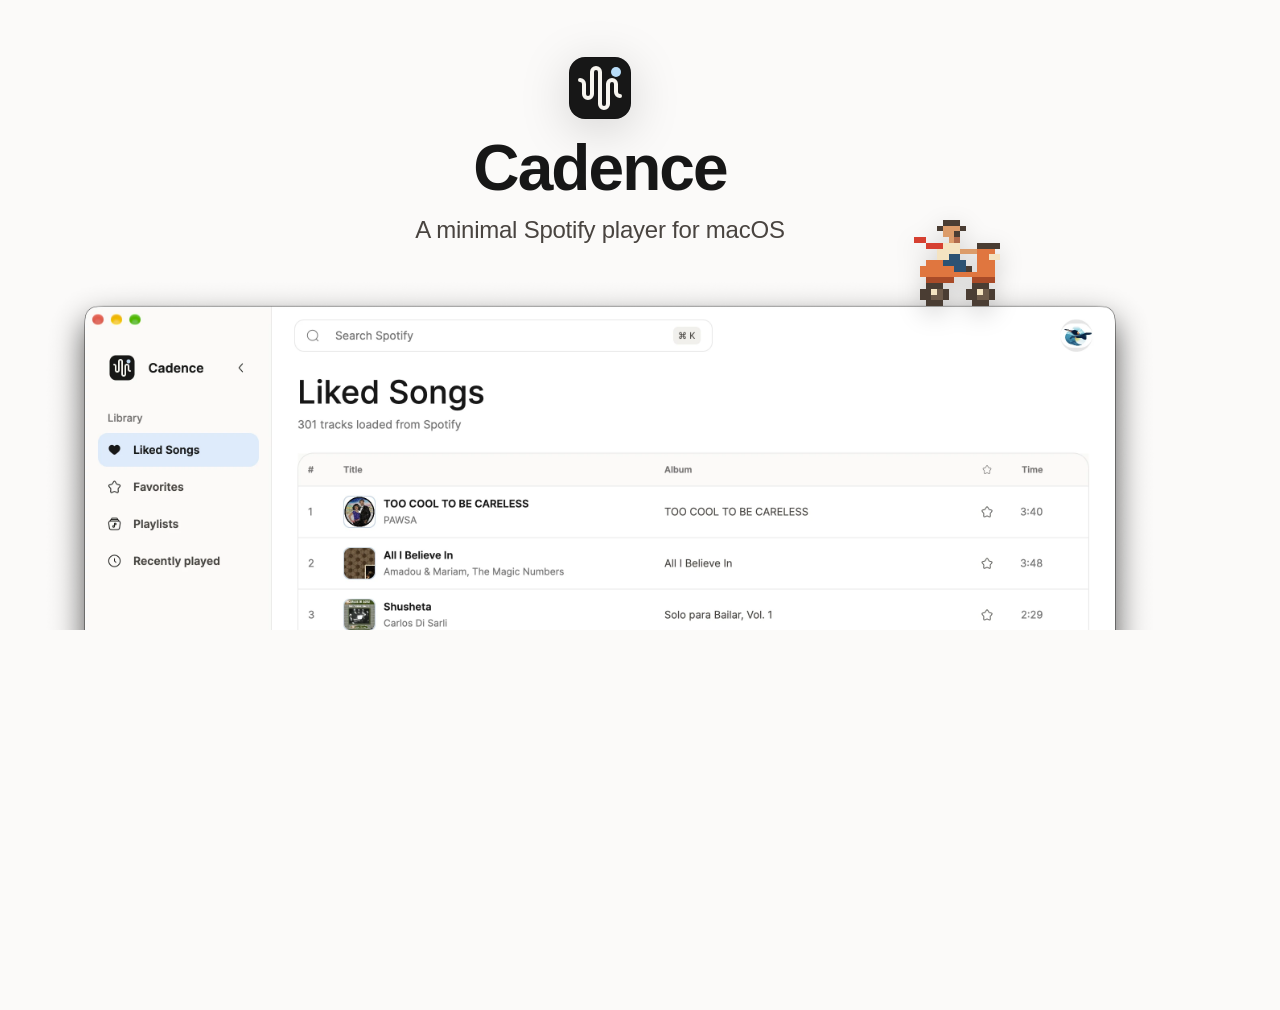
<file: web/og/card.html>
<!doctype html>
<html lang="en">
  <head>
    <meta charset="utf-8">
    <title>Cadence OG card</title>
    <style>
      :root {
        --canvas: #fbfaf9;
        --text-primary: #171717;
        --text: #494440;
      }

      * {
        box-sizing: border-box;
      }

      html,
      body {
        width: 1200px;
        height: 630px;
        margin: 0;
        overflow: hidden;
      }

      body {
        display: flex;
        flex-direction: column;
        align-items: center;
        background: var(--canvas);
        color: var(--text-primary);
        font-family: -apple-system, BlinkMacSystemFont, "SF Pro Display",
          "Helvetica Neue", Arial, sans-serif;
        -webkit-font-smoothing: antialiased;
      }

      .intro {
        display: flex;
        flex-direction: column;
        align-items: center;
        gap: 16px;
        padding-top: 56px;
      }

      .mark {
        width: 64px;
        height: 64px;
        filter: drop-shadow(0 10px 24px rgba(0, 0, 0, 0.16));
      }

      .title {
        margin: 0;
        font-size: 64px;
        font-weight: 600;
        letter-spacing: -0.03em;
        line-height: 1;
      }

      .tagline {
        margin: 0;
        font-size: 24px;
        color: var(--text);
        letter-spacing: -0.01em;
      }

      .shot-frame {
        position: relative;
        width: 1120px;
        margin-top: 32px;
      }

      .shot {
        width: 1120px;
        height: auto;
        display: block;
      }

      .mascot {
        position: absolute;
        left: 78%;
        top: 4.06%;
        width: 92px;
        height: auto;
        transform: translateY(-100%);
        filter: drop-shadow(0 8px 12px rgba(0, 0, 0, 0.16));
      }
    </style>
  </head>
  <body>
    <div class="intro">
      <svg class="mark" viewBox="0 0 64 64" xmlns="http://www.w3.org/2000/svg">
        <rect x="1" y="1" width="62" height="62" rx="16" fill="#171717" />
        <rect x="1.5" y="1.5" width="61" height="61" rx="15.5" fill="none" stroke="#000" stroke-opacity=".16" />
        <circle cx="48" cy="16" r="5" fill="#b9ddf8" />
        <path d="M12 24a4 4 0 0 1 4 4v10a4 4 0 1 0 8 0V16a4 4 0 1 1 8 0v32a4 4 0 1 0 8 0V28a4 4 0 1 1 8 0v8a4 4 0 0 0 4 4" fill="none" stroke="#f7f5ef" stroke-width="4" stroke-linecap="round" stroke-linejoin="round" />
      </svg>
      <h1 class="title">Cadence</h1>
      <p class="tagline">A minimal Spotify player for macOS</p>
    </div>
    <div class="shot-frame">
      <img class="shot" src="../../assets/cadence.webp" alt="Cadence showing the Liked Songs library">
      <img class="mascot" src="../static/mascot.svg" alt="" width="16" height="16">
    </div>
  </body>
</html>
</file>
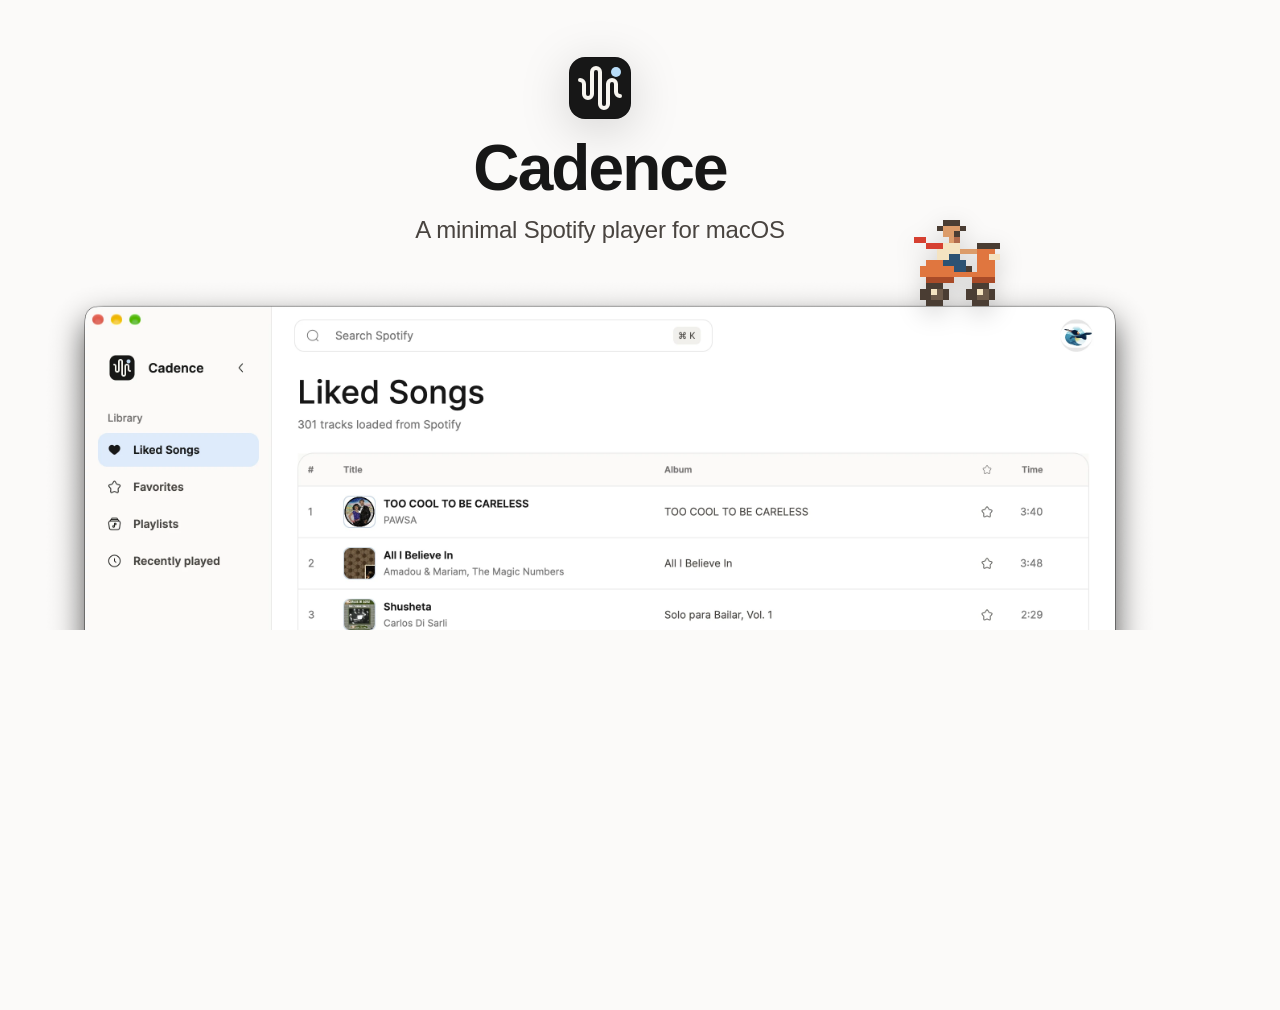
<file: web/scripts/card.html>
<!doctype html>
<html lang="en">
  <head>
    <meta charset="utf-8">
    <title>Cadence OG card</title>
    <style>
      :root {
        --canvas: #fbfaf9;
        --text-primary: #171717;
        --text: #494440;
      }

      * {
        box-sizing: border-box;
      }

      html,
      body {
        width: 1200px;
        height: 630px;
        margin: 0;
        overflow: hidden;
      }

      body {
        display: flex;
        flex-direction: column;
        align-items: center;
        background: var(--canvas);
        color: var(--text-primary);
        font-family: -apple-system, BlinkMacSystemFont, "SF Pro Display",
          "Helvetica Neue", Arial, sans-serif;
        -webkit-font-smoothing: antialiased;
      }

      .intro {
        display: flex;
        flex-direction: column;
        align-items: center;
        gap: 16px;
        padding-top: 56px;
      }

      .mark {
        width: 64px;
        height: 64px;
        filter: drop-shadow(0 10px 24px rgba(0, 0, 0, 0.16));
      }

      .title {
        margin: 0;
        font-size: 64px;
        font-weight: 600;
        letter-spacing: -0.03em;
        line-height: 1;
      }

      .tagline {
        margin: 0;
        font-size: 24px;
        color: var(--text);
        letter-spacing: -0.01em;
      }

      .shot-frame {
        position: relative;
        width: 1120px;
        margin-top: 32px;
      }

      .shot {
        width: 1120px;
        height: auto;
        display: block;
      }

      .mascot {
        position: absolute;
        left: 78%; /* right side, clear of the centred tagline */
        top: 4.06%;
        width: 92px;
        height: auto;
        transform: translateY(-100%);
        filter: drop-shadow(0 8px 12px rgba(0, 0, 0, 0.16));
      }
    </style>
  </head>
  <body>
    <div class="intro">
      <svg class="mark" viewBox="0 0 64 64" xmlns="http://www.w3.org/2000/svg">
        <rect x="1" y="1" width="62" height="62" rx="16" fill="#171717" />
        <rect x="1.5" y="1.5" width="61" height="61" rx="15.5" fill="none" stroke="#000" stroke-opacity=".16" />
        <circle cx="48" cy="16" r="5" fill="#b9ddf8" />
        <path d="M12 24a4 4 0 0 1 4 4v10a4 4 0 1 0 8 0V16a4 4 0 1 1 8 0v32a4 4 0 1 0 8 0V28a4 4 0 1 1 8 0v8a4 4 0 0 0 4 4" fill="none" stroke="#f7f5ef" stroke-width="4" stroke-linecap="round" stroke-linejoin="round" />
      </svg>
      <h1 class="title">Cadence</h1>
      <p class="tagline">A minimal Spotify player for macOS</p>
    </div>
    <div class="shot-frame">
      <img class="shot" src="../../assets/cadence.webp" alt="Cadence showing the Liked Songs library">
      <img class="mascot" src="../static/mascot.svg" alt="" width="16" height="16">
    </div>
  </body>
</html>
</file>
<file: design/scrubber/viewer.css>
:root {
  --canvas: #121212;
  --surface: #1a1a1a;
  --surface-raised: #292929;
  --control: #303030;
  --control-hover: #404040;
  --text-primary: #f5f3ef;
  --text: #d5d1cb;
  --text-muted: #a09d99;
  --border: #414141;
  --focus-ring: #a8a5a1;
  --on-accent: #121212;

  --page-bg: #0d0d0d;
  --note-bg: #171717;

  --bar-height: 96px;
  --bar-pad-x: 24px;
  --player-left-width: 360px;
  --player-center-width: 440px;
  --player-right-width: 240px;
  --progress-slider-width: 340px;
  --progress-time-width: 36px;
  --progress-gap: 8px;

  --track-height: 5px;
  --track-height-hover: 7px;
  --thumb-size: 12px;
  --radius-pill: 999px;

  --ease-out-quint: cubic-bezier(0.22, 1, 0.36, 1);
  --dur-grow: 120ms;

  --font: -apple-system, system-ui, "Segoe UI", sans-serif;
}

* { box-sizing: border-box; }
html, body { margin: 0; padding: 0; }
body {
  font: 15px/1.55 var(--font);
  background: var(--page-bg);
  color: var(--text);
  -webkit-font-smoothing: antialiased;
}
h1 { font-size: 20px; margin: 0 0 4px; color: var(--text-primary); }
h2 { font-size: 16px; margin: 0 0 6px; color: var(--text-primary); }
p { margin: 0 0 12px; max-width: 72ch; color: var(--text-muted); font-size: 14px; }
code { font-family: ui-monospace, SFMono-Regular, Menlo, monospace; font-size: 12.5px; color: var(--text); }

.page { max-width: 1180px; margin: 0 auto; padding: 40px 24px 120px; }
.intro { margin-bottom: 40px; }

.variant { margin-bottom: 56px; }
.variant > header { display: flex; align-items: baseline; gap: 10px; margin-bottom: 10px; }
.variant .tag {
  font-size: 11px; letter-spacing: 0.06em; text-transform: uppercase;
  color: var(--text-muted); border: 1px solid var(--border);
  border-radius: 4px; padding: 2px 6px;
}

/* A faithful slice of the Cadence player bar. */
.bar {
  height: var(--bar-height);
  width: 100%;
  display: flex;
  align-items: center;
  justify-content: space-between;
  gap: 24px;
  padding: 0 var(--bar-pad-x);
  background: var(--surface);
  border: 1px solid var(--border);
  border-radius: 8px;
  overflow: hidden;
}
.bar .left { width: var(--player-left-width); display: flex; align-items: center; gap: 12px; min-width: 0; }
.bar .art { width: 56px; height: 56px; border-radius: 4px; flex: none; background: linear-gradient(135deg, #7a3423, #3c1a12); }
.bar .meta { min-width: 0; }
.bar .title { color: var(--text-primary); font-size: 14px; white-space: nowrap; overflow: hidden; text-overflow: ellipsis; }
.bar .credits { color: var(--text-muted); font-size: 12px; white-space: nowrap; overflow: hidden; text-overflow: ellipsis; }
.bar .center { width: var(--player-center-width); display: flex; flex-direction: column; align-items: center; gap: 8px; }
.bar .right { width: var(--player-right-width); display: flex; align-items: center; justify-content: flex-end; gap: 8px; }

.transport { display: flex; align-items: center; gap: 8px; }
.transport button {
  width: 40px; height: 40px; border-radius: 20px; border: 0; flex: none;
  background: transparent; color: var(--text-primary);
  display: grid; place-items: center; cursor: pointer;
}
.transport button:hover { background: var(--control); }
.transport button:active { background: var(--control-hover); }
.transport button.play { background: var(--text-primary); color: var(--on-accent); }
.transport button.play:hover { background: #fff; }
.transport svg { width: 17px; height: 17px; fill: currentColor; }
.transport .play svg { width: 16px; height: 16px; }
:focus-visible { outline: 2px solid var(--focus-ring); outline-offset: 2px; }

/* Scrubber row */
.scrub-row {
  width: 100%;
  display: flex;
  align-items: center;
  gap: var(--progress-gap);
  font-size: 11px;
  color: var(--text-muted);
}
.scrub-row .time { width: var(--progress-time-width); flex: none; font-variant-numeric: tabular-nums; }
.scrub-row .time.elapsed { text-align: right; }

.notes { margin-top: 14px; padding: 12px 14px; background: var(--note-bg); border: 1px solid var(--border); border-radius: 6px; }
.notes ul { margin: 0; padding-left: 18px; }
.notes li { font-size: 13px; color: var(--text-muted); margin-bottom: 4px; }
.notes li b { color: var(--text); font-weight: 600; }

.readout { margin-top: 8px; font-size: 12px; color: var(--text-muted); font-variant-numeric: tabular-nums; min-height: 1.4em; }

.toggles { display: flex; gap: 16px; flex-wrap: wrap; margin: 10px 0 0; font-size: 13px; color: var(--text-muted); }
.toggles label { display: flex; align-items: center; gap: 6px; cursor: pointer; }

/* Scrubber primitives. Each variant sets its own custom properties. */
.scrubber {
  position: relative;
  flex: 1 1 auto;
  height: var(--hit-height, 12px);
  display: flex;
  align-items: center;
  cursor: pointer;
  touch-action: none;
}
.scrubber:focus-visible { outline: 2px solid var(--focus-ring); outline-offset: 4px; border-radius: 2px; }

.scrub-track {
  position: relative;
  width: 100%;
  height: var(--track-height, 5px);
  border-radius: var(--radius-pill);
  background: var(--surface-raised);
  transition: height var(--grow-duration, 0ms) var(--grow-ease, linear);
}
.scrub-fill {
  height: 100%;
  border-radius: var(--radius-pill);
  background: var(--text-primary);
  width: 0%;
}
.scrub-thumb {
  position: absolute;
  top: 50%;
  left: 0%;
  width: var(--thumb-size, 12px);
  height: var(--thumb-size, 12px);
  border-radius: 50%;
  background: var(--text-primary);
  transform: translate(-50%, -50%) scale(0);
  transition: transform var(--grow-duration, 0ms) var(--grow-ease, linear);
  pointer-events: none;
}

/* Driven by hovered OR dragging. Hover alone collapses mid-drag. */
.scrubber.is-active .scrub-track { height: var(--track-height-active, var(--track-height, 5px)); }
.scrubber.is-active .scrub-thumb { transform: translate(-50%, -50%) scale(1); }
.scrubber.is-dragging { cursor: grabbing; }

.scrub-hint {
  position: absolute;
  bottom: calc(100% + 8px);
  transform: translateX(-50%);
  padding: 3px 6px;
  border-radius: 4px;
  background: var(--control);
  color: var(--text-primary);
  font-size: 11px;
  font-variant-numeric: tabular-nums;
  pointer-events: none;
  opacity: 0;
  transition: opacity 120ms var(--ease-out-quint);
  white-space: nowrap;
}
.scrubber.is-active .scrub-hint { opacity: 1; }

.scrub-row .time.preview { color: var(--text-primary); }

@media (prefers-reduced-motion: reduce) {
  .scrub-track, .scrub-thumb, .scrub-hint { transition-duration: 0ms; }
  .scrubber.is-active .scrub-track { height: var(--track-height, 5px); }
}
</file>
<file: design/search-phases/viewer.css>
/* Adapted from the wireframe skill assets/site-template.html. */

  :root {
    --bg: #fafaf8;
    --panel: #ffffff;
    --ink: #111111;
    --muted: #666666;
    --line: #e5e5e0;
    --accent: #d33;
    --maxw: 1200px;
  }
  * { box-sizing: border-box; }
  html, body { margin: 0; padding: 0; }
  body {
    font: 15px/1.55 -apple-system, system-ui, "Segoe UI", sans-serif;
    background: var(--bg);
    color: var(--ink);
    -webkit-font-smoothing: antialiased;
  }
  a { color: inherit; }

  .shell { display: grid; grid-template-columns: 240px 1fr; min-height: 100vh; }

  .toc {
    position: sticky; top: 0; align-self: start;
    height: 100vh; overflow: auto;
    padding: 24px 16px 24px 24px;
    border-right: 1px solid var(--line);
    background: var(--panel);
    font-size: 13px;
    z-index: 20;
  }
  .toc h1 { font-size: 14px; margin: 0 0 4px; letter-spacing: 0.04em; text-transform: uppercase; color: var(--muted); }
  .toc h2 { font-size: 12px; margin: 24px 0 6px; letter-spacing: 0.04em; text-transform: uppercase; color: var(--muted); font-weight: 700; }
  .toc a { display: block; text-decoration: none; padding: 6px 8px; margin-left: -8px; border-radius: 4px; color: var(--ink); }
  .toc a:hover { background: var(--bg); }
  .toc .num { display: inline-block; width: 22px; color: var(--muted); }
  .toc .toc-summary { display: none; }
  .toc .toc-body { display: block; }

  main { padding: 48px 56px 96px; max-width: 1300px; min-width: 0; }

  header.hero { max-width: var(--maxw); margin-bottom: 64px; }
  header.hero .crumb { color: var(--muted); font-size: 12px; letter-spacing: 0.04em; text-transform: uppercase; }
  header.hero h1 { font-size: 36px; line-height: 1.15; margin: 8px 0 16px; }
  header.hero p { color: var(--muted); max-width: 720px; font-size: 16px; }
  header.hero .pills { margin-top: 20px; display: flex; gap: 8px; flex-wrap: wrap; }
  header.hero .pill { font-size: 12px; padding: 4px 10px; border: 1px solid var(--line); border-radius: 999px; background: var(--panel); color: var(--muted); }

  section { scroll-margin-top: 24px; max-width: var(--maxw); margin-bottom: 96px; }
  section .lede { color: var(--muted); margin: 0 0 12px; font-size: 12px; letter-spacing: 0.04em; text-transform: uppercase; font-weight: 700; }
  section h2 { font-size: 28px; line-height: 1.2; margin: 0 0 8px; }
  section h2 .step-num { display: inline-block; width: 40px; color: var(--muted); }
  section h3 { font-size: 16px; margin: 24px 0 8px; }
  section .desc { color: var(--muted); margin: 0 0 24px; max-width: 760px; }

  /* canvas: desktop wire (wide) on left, mobile wire (tall narrow) middle, notes right.
     Mobile is a first-class deliverable — never tabbed, never stacked away. */
  .grid {
    display: grid; gap: 24px;
    grid-template-columns: minmax(0, 1.4fr) 220px minmax(0, 0.9fr);
    align-items: start;
  }
  @media (max-width: 1180px) {
    .grid { grid-template-columns: minmax(0, 1fr) 200px; }
    .grid > .notes-col { grid-column: 1 / -1; }
  }
  @media (max-width: 980px) { .grid { grid-template-columns: 1fr; } .grid > .mobile-col { max-width: 280px; } }

  /* tablet */
  @media (max-width: 900px) {
    .shell { grid-template-columns: 1fr; }
    .toc {
      position: sticky; top: 0;
      height: auto; max-height: 60vh;
      padding: 12px 16px;
      border-right: none;
      border-bottom: 1px solid var(--line);
    }
    .toc .toc-summary {
      display: flex;
      justify-content: space-between;
      align-items: center;
      cursor: pointer;
      list-style: none;
      padding: 4px 0;
    }
    .toc .toc-summary::-webkit-details-marker { display: none; }
    .toc .toc-summary .title { font-size: 13px; font-weight: 600; }
    .toc .toc-summary .crumb { font-size: 11px; color: var(--muted); letter-spacing: 0.04em; text-transform: uppercase; }
    .toc .toc-summary .chevron {
      width: 10px; height: 10px;
      border-right: 1.5px solid var(--ink);
      border-bottom: 1.5px solid var(--ink);
      transform: rotate(45deg);
      transition: transform 120ms ease;
      margin-right: 4px;
    }
    .toc[open] .toc-summary .chevron { transform: rotate(225deg) translate(-2px, -2px); }
    .toc .toc-body { display: none; padding-top: 8px; border-top: 1px solid var(--line); margin-top: 8px; }
    .toc[open] .toc-body { display: block; }
    main { padding: 24px 20px 64px; }
    header.hero { margin-bottom: 40px; }
    header.hero h1 { font-size: 28px; }
    header.hero p { font-size: 15px; }
    section { margin-bottom: 64px; scroll-margin-top: 80px; }
    section h2 { font-size: 24px; }
    section h2 .step-num { width: 32px; }
    .flow-section { padding: 20px; margin-bottom: 40px; scroll-margin-top: 80px; }
  }

  /* phone */
  @media (max-width: 560px) {
    main { padding: 16px 14px 56px; }
    header.hero { margin-bottom: 32px; }
    header.hero h1 { font-size: 24px; line-height: 1.2; }
    header.hero p { font-size: 14px; }
    section { margin-bottom: 48px; }
    section h2 { font-size: 20px; line-height: 1.25; }
    section h2 .step-num { width: 28px; }
    section h3 { font-size: 15px; margin: 20px 0 6px; }
    section .desc { font-size: 14px; }
    .grid { gap: 16px; }
    .flow-section { padding: 16px; border-radius: 8px; }
    .wire .label { padding: 8px 10px; font-size: 11px; gap: 8px; }
    body { font-size: 14px; }
  }

  .wire {
    background: var(--panel);
    border: 1px solid var(--line);
    border-radius: 8px;
    overflow: hidden;
    cursor: zoom-in;
    transition: transform 80ms ease, box-shadow 80ms ease;
  }
  .wire:hover { box-shadow: 0 8px 24px rgba(0,0,0,0.08); }
  .wire .label {
    padding: 10px 14px;
    font-size: 12px;
    color: var(--muted);
    border-bottom: 1px solid var(--line);
    display: flex; justify-content: space-between; align-items: center;
  }
  .wire img { display: block; width: 100%; height: auto; background: #fff; }
  /* mobile wire renders narrow inside its 220px column so it reads as a phone */
  .wire.mobile-wire img { max-width: 220px; margin: 0 auto; }

  .ref {
    background: var(--panel);
    border: 1px solid var(--line);
    border-radius: 8px;
    padding: 14px;
  }
  .ref .label { font-size: 12px; color: var(--muted); margin-bottom: 8px; display: flex; justify-content: space-between; align-items: baseline; }
  .ref img { display: block; width: 100%; height: auto; border: 1px solid var(--line); border-radius: 4px; cursor: zoom-in; }

  .notes ul { padding-left: 20px; margin: 8px 0; }
  .notes li { margin-bottom: 6px; }
  .notes .why {
    background: var(--panel);
    border: 1px solid var(--line);
    border-left: 3px solid var(--ink);
    padding: 14px 18px;
    border-radius: 4px;
    margin-top: 12px;
    font-size: 14px;
  }

  .flow-section { background: var(--panel); border: 1px solid var(--line); border-radius: 12px; padding: 32px; margin-bottom: 64px; max-width: var(--maxw); }
  .flow-section h2 { margin-top: 0; }
  .flow-section .wire { margin-top: 16px; }

  /* lightbox */
  .lightbox {
    position: fixed; inset: 0;
    background: rgba(0,0,0,0.86);
    display: none;
    align-items: center; justify-content: center;
    z-index: 100;
    cursor: zoom-out;
    padding: 32px;
  }
  .lightbox.open { display: flex; }
  .lightbox img { max-width: 100%; max-height: 100%; background: #fff; box-shadow: 0 30px 80px rgba(0,0,0,0.4); border-radius: 4px; }
  .lightbox .close { position: absolute; top: 16px; right: 24px; font-size: 28px; color: #fff; cursor: pointer; }
  .lightbox .caption { position: absolute; bottom: 16px; left: 50%; transform: translateX(-50%); color: #fff; font-size: 13px; opacity: 0.9; }

  /* mobile lightbox — must come after the desktop rules to win the cascade */
  @media (max-width: 560px) {
    .lightbox { padding: 12px; overflow: auto; touch-action: pinch-zoom; }
    .lightbox.open { display: block; }
    .lightbox img { display: block; width: 100%; max-width: none; max-height: none; height: auto; margin: 40px auto 56px; box-shadow: none; }
    .lightbox .close { position: fixed; top: 8px; right: 12px; font-size: 32px; }
    .lightbox .caption { position: fixed; left: 50%; transform: translateX(-50%); font-size: 12px; bottom: 12px; text-align: center; background: rgba(0,0,0,0.7); border-radius: 4px; padding: 6px 12px; }
  }

  .footer { color: var(--muted); font-size: 12px; max-width: var(--maxw); border-top: 1px solid var(--line); padding-top: 24px; }
/* Desktop Cadence review: two columns, following the skill's viewer anatomy. */
.grid { grid-template-columns: minmax(0, 1fr) 264px; }
main { padding: 48px 40px 80px; width: 100%; }
button { font: inherit; color: inherit; }
button.wire { display: block; width: 100%; padding: 0; text-align: left; }
.wire .label { min-height: 40px; }
.notes h3 { margin-top: 0; }
.annotations { padding: 0; margin: 16px 0; list-style: none; }
.annotations li { display: grid; grid-template-columns: 24px 1fr; gap: 8px; margin-bottom: 16px; }
.annotations b { color: var(--accent); font-size: 12px; border: 1px dashed var(--accent); border-radius: 50%; width: 24px; height: 24px; display: grid; place-items: center; }
.next, .source-link, .assumption { font-size: 13px; color: var(--muted); }
.assumption { margin: 16px 0 0; }
.toc .brand { font-size: 16px; font-weight: 600; margin-bottom: 24px; }
.toc a { min-height: 40px; display: flex; align-items: center; }
.phase-change { max-width: 720px; border-left: 2px solid var(--ink); padding-left: 16px; margin-top: 24px; font-size: 14px; }
.phase-nav { display: flex; flex-wrap: wrap; gap: 16px; }
.phase-nav a { padding: 12px 16px; background: var(--panel); border: 1px solid var(--line); border-radius: 8px; }
.phase-cards { display: grid; gap: 32px; }
.phase-card { padding: 24px; border: 1px solid var(--line); border-radius: 8px; background: var(--panel); }
.phase-card h2 { margin: 0; font-size: 28px; line-height: 1.2; }
.phase-card p { color: var(--muted); max-width: 720px; }
.phase-card .lede { font-size: 12px; text-transform: uppercase; letter-spacing: .04em; margin-top: 0; }
.phase-card a { display: block; text-decoration: none; }
.phase-card img { display: block; width: 100%; height: auto; border: 1px solid var(--line); margin: 24px 0 16px; }
.phase-card a span { display: block; padding: 8px 0; text-decoration: underline; text-underline-offset: 4px; }
.footer { margin-top: 48px; }
.skip { position: fixed; top: -80px; left: 16px; z-index: 200; background: #fff; border: 2px solid #111; padding: 12px 16px; }
.skip:focus { top: 16px; }
:focus-visible { outline: 2px solid #111; outline-offset: 4px; }
dialog { width: min(1440px, calc(100vw - 48px)); max-width: none; max-height: calc(100dvh - 48px); border: 1px solid #000; padding: 0; background: #fff; color: #000; border-radius: 8px; overscroll-behavior: contain; }
dialog::backdrop { background: rgb(0 0 0 / 80%); }
.zoom-toolbar { position: sticky; top: 0; background: #fff; border-bottom: 1px solid var(--line); display: flex; align-items: center; justify-content: space-between; gap: 16px; padding: 8px 16px; }
.zoom-toolbar p { margin: 0; font-size: 14px; }
.zoom-toolbar button { min-width: 88px; min-height: 44px; border: 1px solid #000; border-radius: 4px; background: #fff; cursor: pointer; }
.zoom-body img { display: block; width: 100%; height: auto; }
@media (min-width: 900px) and (max-width: 979px) { .grid { grid-template-columns: 1fr; } }
@media (max-width: 899px) { .grid { grid-template-columns: 1fr; } main { padding: 24px 24px 64px; } .toc { padding: 8px 16px; } .toc .toc-summary { min-height: 48px; } .notes { max-width: 680px; } section { scroll-margin-top: 88px; } }
@media (min-width: 900px) { .shell { grid-template-columns: 240px 1fr; } .toc { height: 100vh; max-height: none; padding: 24px 16px 24px 24px; border-right: 1px solid var(--line); } .toc .toc-summary { display: none; } .toc .toc-body { display: block; padding-top: 0; margin-top: 0; border-top: 0; } }
@media (max-width: 559px) { main { padding: 24px 16px 48px; } .flow-section, .phase-card { padding: 16px; } .phase-card h2 { font-size: 24px; } dialog { width: 100%; max-height: 100dvh; border-radius: 0; margin: 0; top: 0; touch-action: pinch-zoom; } .zoom-toolbar { padding: 8px; } .zoom-toolbar p { font-size: 12px; } }
@media (prefers-reduced-motion: reduce) { *, *::before, *::after { transition: none !important; scroll-behavior: auto !important; } }
</file>
